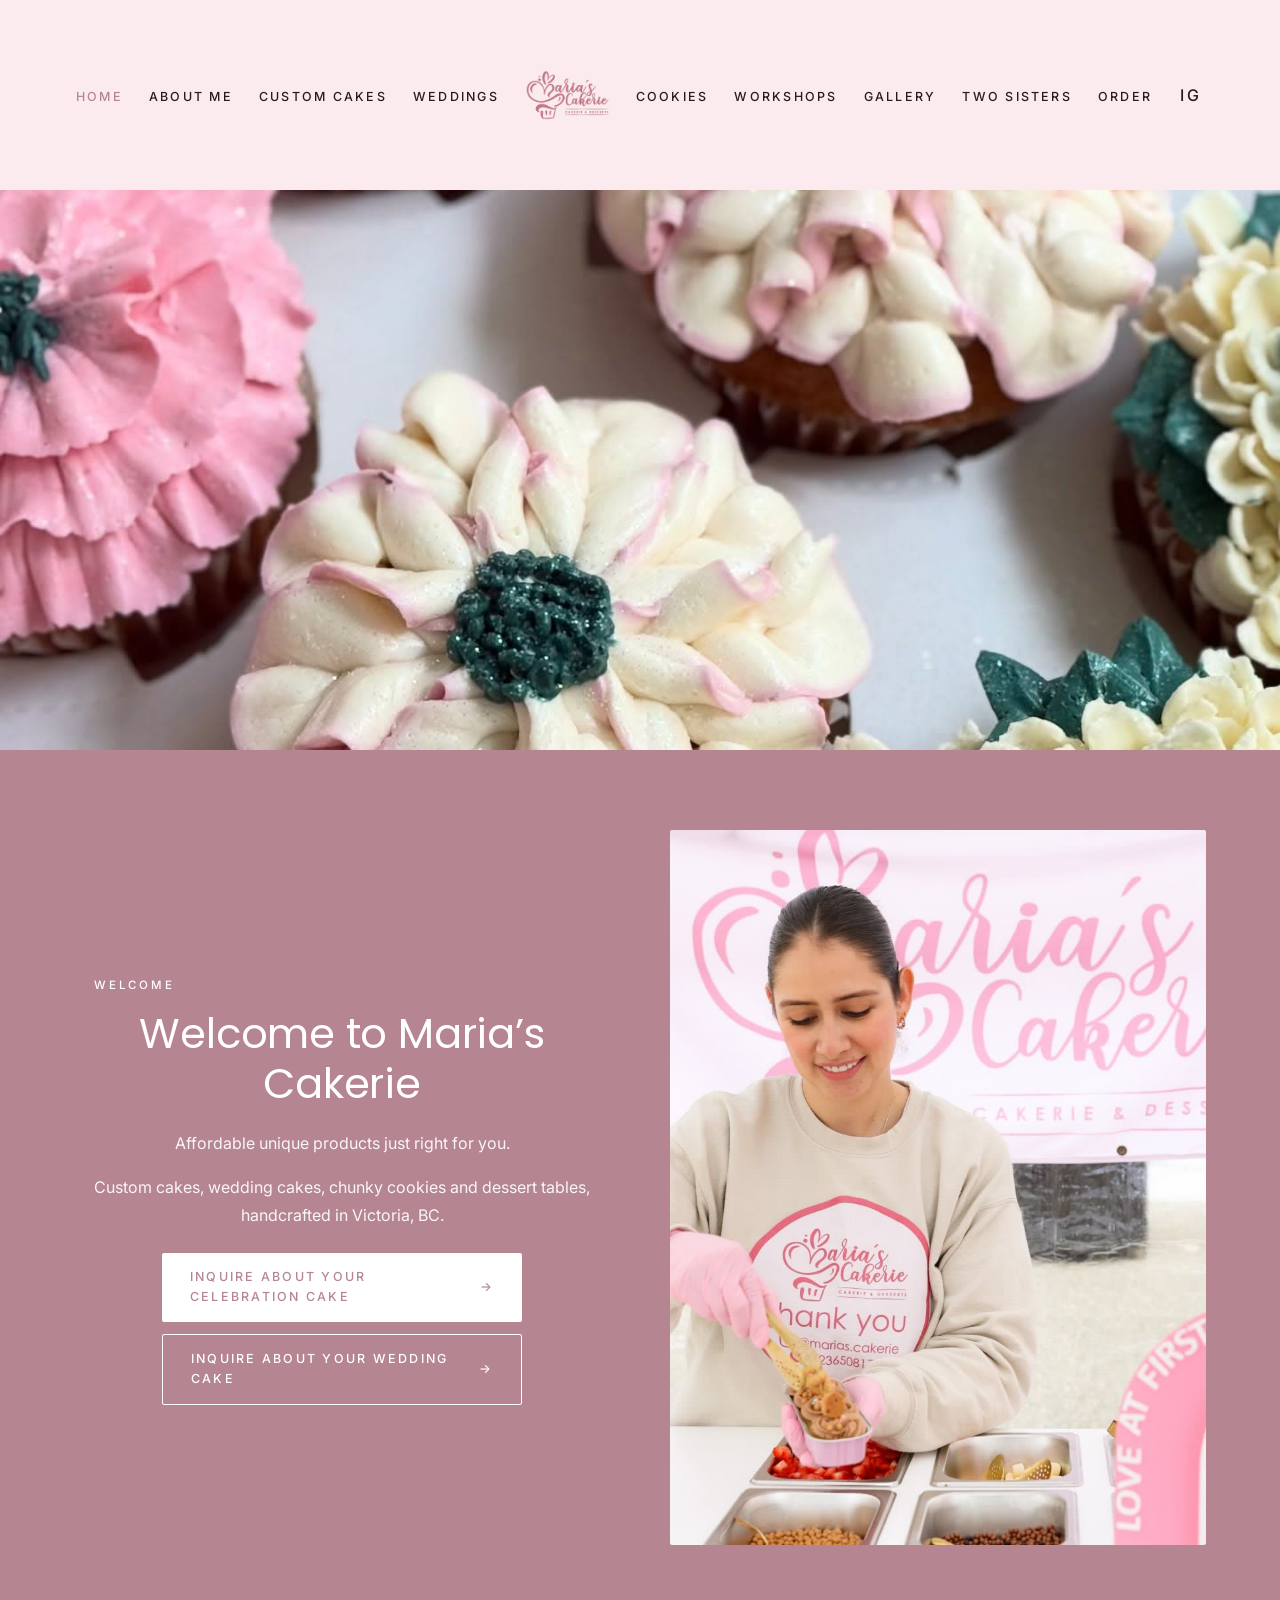
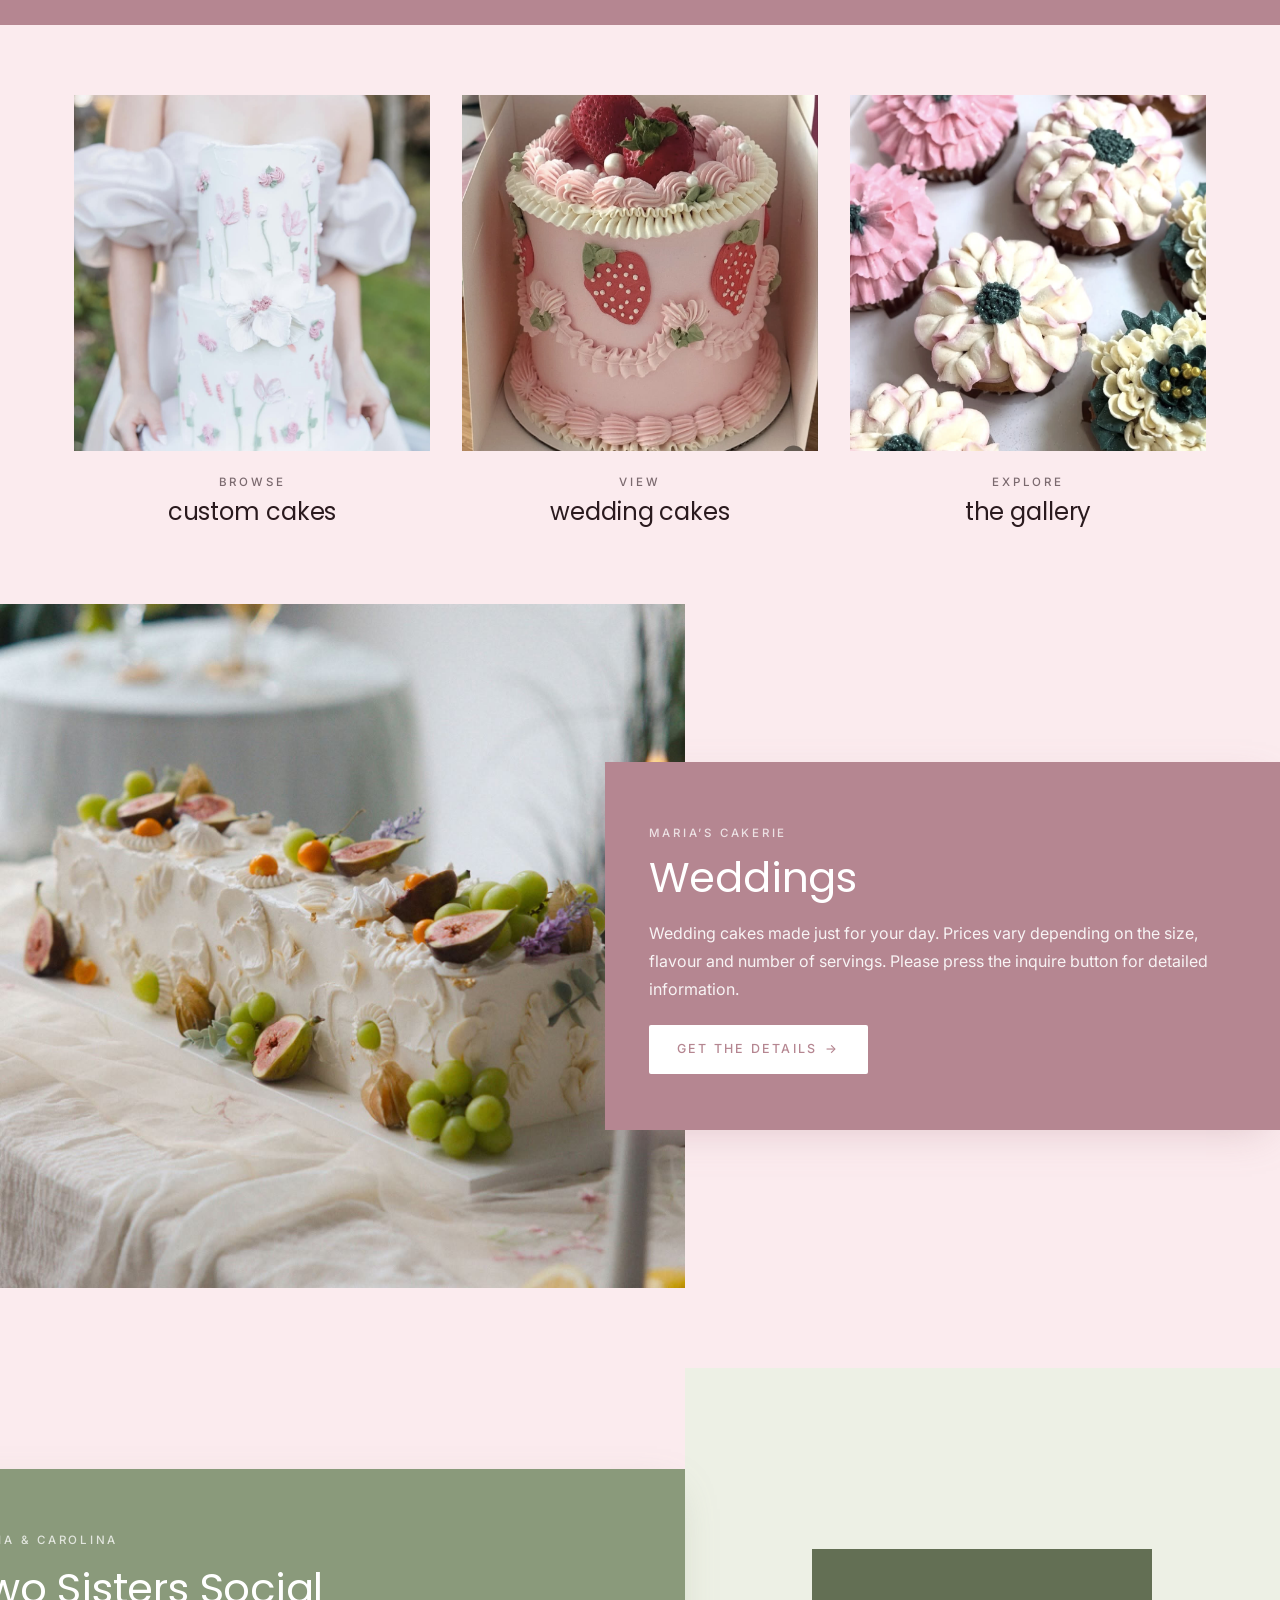
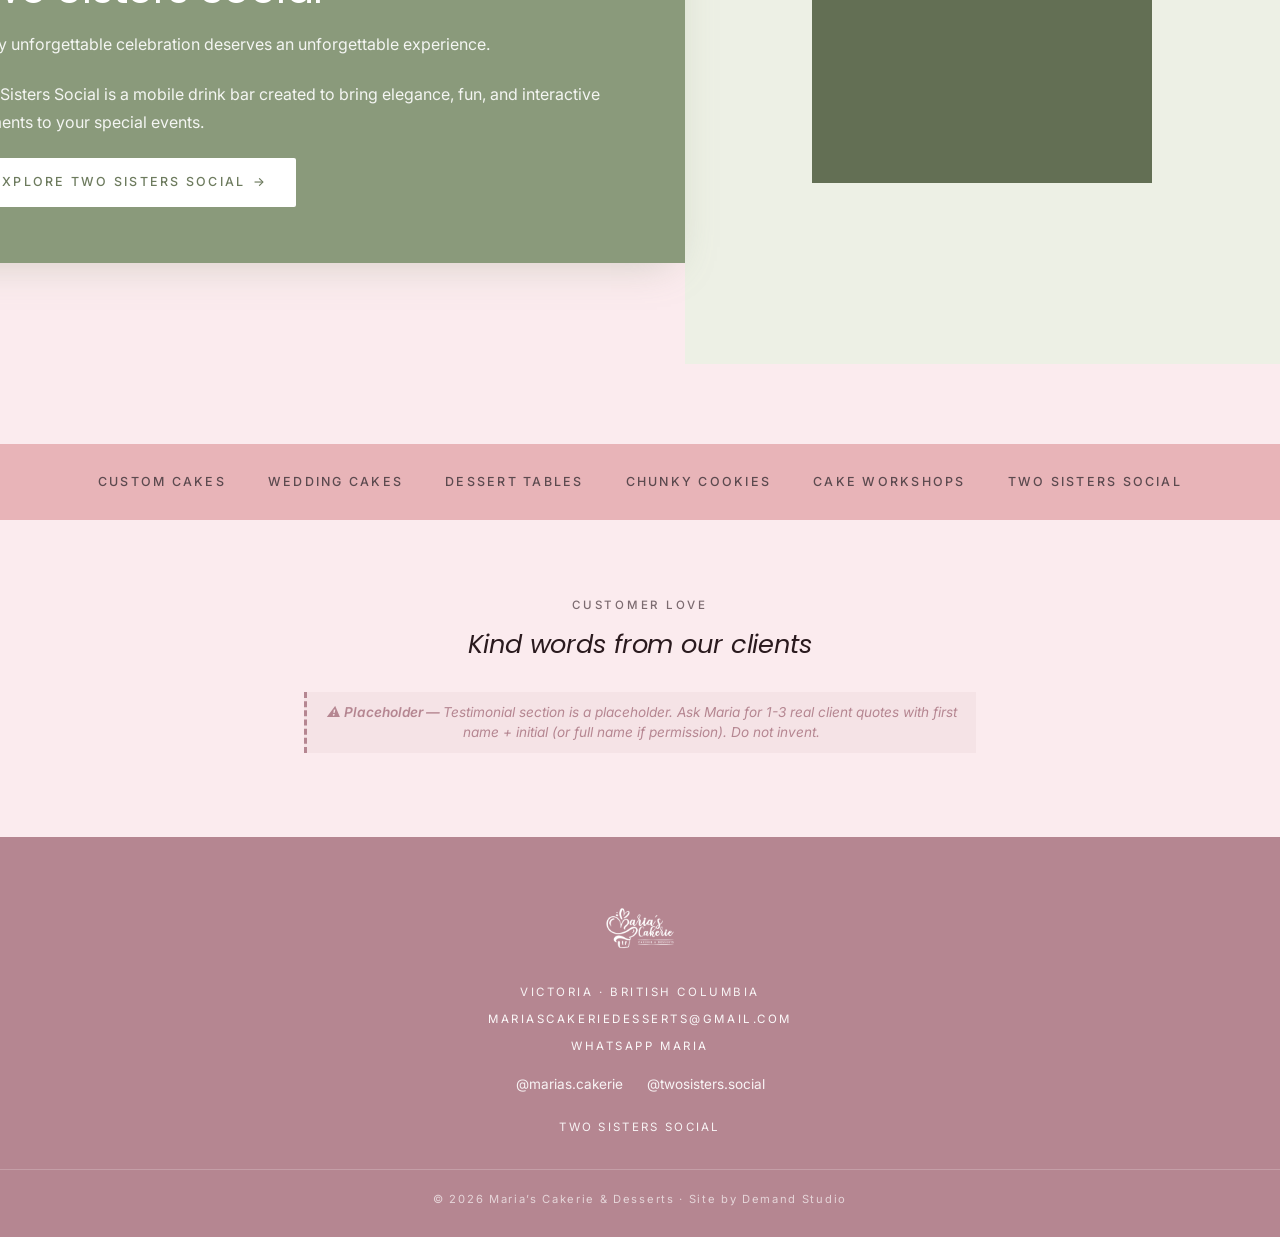
<file: index.html>
<!doctype html>
<html lang="en">
<head>
<meta charset="UTF-8">
<meta name="viewport" content="width=device-width, initial-scale=1.0">
<title>Custom Cakes in Victoria BC | Maria's Cakerie & Desserts</title>
<meta name="description" content="Custom cakes, wedding cakes, chunky cookies, dessert tables and cake workshops in Victoria, BC. Handcrafted by Maria. Order direct.">
<meta name="robots" content="noindex, nofollow">
<link rel="preconnect" href="https://fonts.googleapis.com">
<link rel="preconnect" href="https://fonts.gstatic.com" crossorigin>
<link href="https://fonts.googleapis.com/css2?family=Inter:wght@400;500;600&family=Poppins:wght@300;400;500&display=swap" rel="stylesheet">
<link rel="stylesheet" href="styles.css">
<link rel="icon" type="image/png" href="assets/marys-logo-rose.png">
</head>
<body><header>
<div class="wrap hdr">
<nav class="nav-left">
<ul>
<li><a href="index.html" class="active">Home</a></li>
<li><a href="about.html">About Me</a></li>
<li><a href="custom-cakes.html">Custom Cakes</a></li>
<li><a href="wedding-cakes.html">Weddings</a></li>
</ul>
</nav>
<a href="index.html" class="brand">
<img src="assets/marys-logo-rose.png" alt="Maria&rsquo;s Cakerie &amp; Desserts">
</a>
<button class="nav-toggle" aria-label="Menu" onclick="document.querySelectorAll('nav.nav-left, nav.nav-right').forEach(n=>n.classList.toggle('mobile-open'))">&#9776;</button>
<nav class="nav-right">
<ul>
<li><a href="chunky-cookies.html">Cookies</a></li>
<li><a href="workshops.html">Workshops</a></li>
<li><a href="gallery.html">Gallery</a></li>
<li><a href="two-sisters.html">Two Sisters</a></li>
<li><a href="contact.html">Order</a></li>
<li><a href="https://www.instagram.com/marias.cakerie" target="_blank" rel="noopener" class="social">IG</a></li>
</ul>
</nav>
</div>
</header>
<div class="hero-image" style="background-image:url('assets/photos/cake11.jpg')"></div>

<div class="rose-block">
<div class="wrap">
<div class="col-copy">
<span class="eyebrow">Welcome</span>
<h2>Welcome to Maria&rsquo;s Cakerie</h2>
<p>Affordable unique products just right for you.</p>
<p>Custom cakes, wedding cakes, chunky cookies and dessert tables, handcrafted in Victoria, BC.</p>
<div class="btn-stack">
<a href="contact.html" class="btn">Inquire about your celebration cake</a>
<a href="wedding-cakes.html" class="btn btn-outline">Inquire about your wedding cake</a>
</div>
</div>
<div class="rose-block-photo">
<img src="assets/photos/cake16.jpg" alt="Maria">
</div>
</div>
</div>

<div class="cat-strip">
<div class="wrap">
<div class="cat-grid">
<a href="custom-cakes.html" class="cat-item">
<div class="cat-photo"><img src="assets/photos/img_1232.jpg" alt="Custom cakes"></div>
<span class="eyebrow">Browse</span>
<h3>custom cakes</h3>
</a>
<a href="wedding-cakes.html" class="cat-item">
<div class="cat-photo"><img src="assets/photos/img_1234.jpg" alt="Wedding cakes"></div>
<span class="eyebrow">View</span>
<h3>wedding cakes</h3>
</a>
<a href="gallery.html" class="cat-item">
<div class="cat-photo"><img src="assets/photos/img_1235.jpg" alt="Gallery"></div>
<span class="eyebrow">Explore</span>
<h3>the gallery</h3>
</a>
</div>
</div>
</div>

<div class="feature-split">
<div class="fs-inner">
<div class="fs-photo"><img src="assets/photos/cake10.jpg" alt="Wedding cake"></div>
<div class="fs-card">
<span class="eyebrow">Maria&rsquo;s Cakerie</span>
<h2>Weddings</h2>
<p>Wedding cakes made just for your day. Prices vary depending on the size, flavour and number of servings. Please press the inquire button for detailed information.</p>
<a href="wedding-cakes.html" class="btn">Get the details</a>
</div>
</div>
</div>

<div class="ts-teaser">
<div class="fs-inner">
<div class="fs-card">
<span class="eyebrow">Maria &amp; Carolina</span>
<h2>Two Sisters Social</h2>
<p>Every unforgettable celebration deserves an unforgettable experience.</p>
<p>Two Sisters Social is a mobile drink bar created to bring elegance, fun, and interactive moments to your special events.</p>
<a href="two-sisters.html" class="btn">Explore Two Sisters Social</a>
</div>
<div class="fs-photo"><img src="assets/photos/img_1236.jpg" alt="Two Sisters Social mobile bar"></div>
</div>
</div>

<div class="badges">
<div class="wrap">
<ul>
<li>Custom Cakes</li>
<li>Wedding Cakes</li>
<li>Dessert Tables</li>
<li>Chunky Cookies</li>
<li>Cake Workshops</li>
<li>Two Sisters Social</li>
</ul>
</div>
</div>

<div class="testimonial">
<div class="narrow">
<span class="eyebrow">Customer love</span>
<h2>Kind words from our clients</h2>
<div class="todo">Testimonial section is a placeholder. Ask Maria for 1-3 real client quotes with first name + initial (or full name if permission). Do not invent.</div>
</div>
</div>
<footer>
<div class="footer-brand">
<img src="assets/marys-logo-rose.png" alt="Maria&rsquo;s Cakerie">
</div>
<div class="footer-info">Victoria &middot; British Columbia</div>
<div class="footer-info"><a href="mailto:mariascakeriedesserts@gmail.com">mariascakeriedesserts@gmail.com</a></div>
<div class="footer-info"><a href="https://wa.me/message/IQIPNK3446MJO1" target="_blank" rel="noopener">WhatsApp Maria</a></div>
<div class="footer-social">
<a href="https://www.instagram.com/marias.cakerie" target="_blank" rel="noopener">@marias.cakerie</a>
<a href="https://www.instagram.com/twosisters.social/" target="_blank" rel="noopener">@twosisters.social</a>
</div>
<div class="footer-links">
<a href="two-sisters.html">Two Sisters Social</a>
</div>
<div class="copyright">
&copy; 2026 Maria&rsquo;s Cakerie &amp; Desserts &middot; Site by Demand Studio
</div>
</footer>
<script>
document.addEventListener('submit', function(e){
  if (e.target.matches('.contact-form')) {
    e.preventDefault();
    e.target.querySelector('.success').classList.add('show');
    e.target.querySelector('.btn').textContent = 'Sent!';
    e.target.querySelector('.btn').disabled = true;
  }
});
</script>
</body>
</html>
</file>
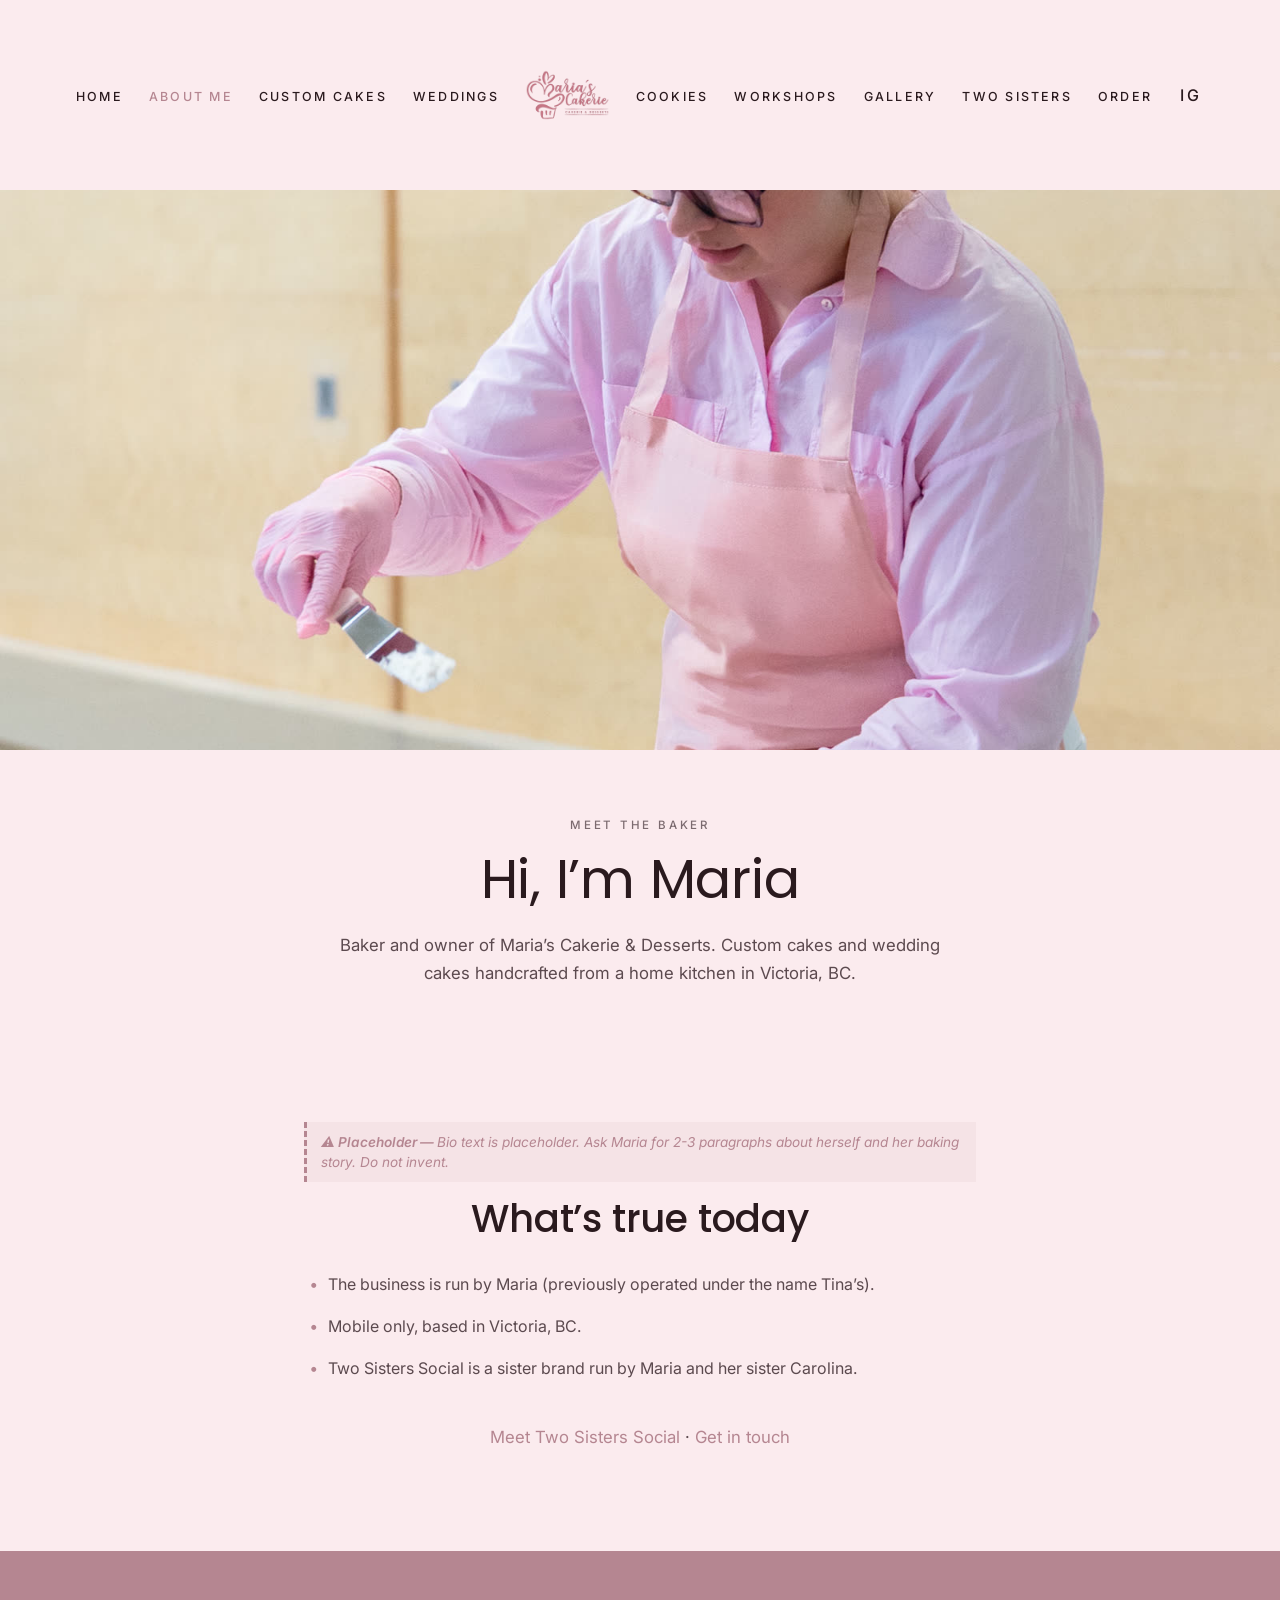
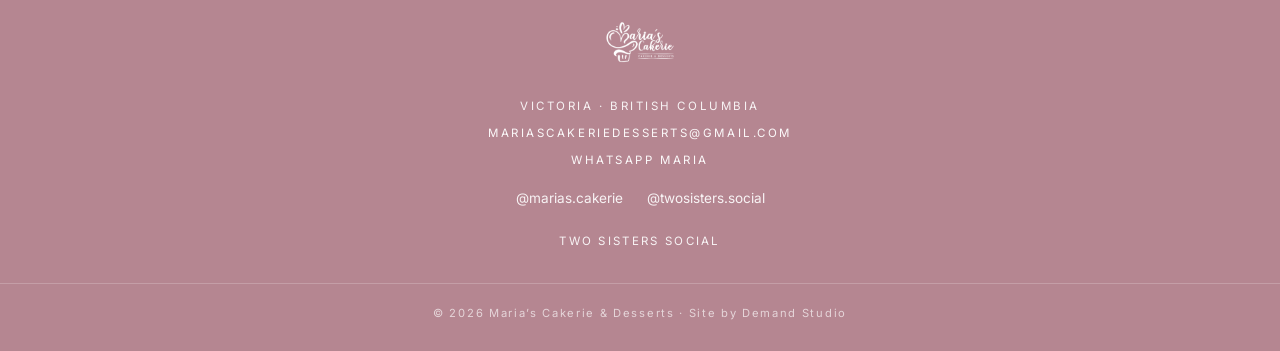
<file: about.html>
<!doctype html>
<html lang="en">
<head>
<meta charset="UTF-8">
<meta name="viewport" content="width=device-width, initial-scale=1.0">
<title>About Maria | Victoria BC Cake Artist | Maria's Cakerie</title>
<meta name="description" content="Meet Maria, the baker behind Maria's Cakerie & Desserts in Victoria, BC. Custom cakes and wedding cakes handcrafted from scratch.">
<meta name="robots" content="noindex, nofollow">
<link rel="preconnect" href="https://fonts.googleapis.com">
<link rel="preconnect" href="https://fonts.gstatic.com" crossorigin>
<link href="https://fonts.googleapis.com/css2?family=Inter:wght@400;500;600&family=Poppins:wght@300;400;500&display=swap" rel="stylesheet">
<link rel="stylesheet" href="styles.css">
<link rel="icon" type="image/png" href="assets/marys-logo-rose.png">
</head>
<body><header>
<div class="wrap hdr">
<nav class="nav-left">
<ul>
<li><a href="index.html">Home</a></li>
<li><a href="about.html" class="active">About Me</a></li>
<li><a href="custom-cakes.html">Custom Cakes</a></li>
<li><a href="wedding-cakes.html">Weddings</a></li>
</ul>
</nav>
<a href="index.html" class="brand">
<img src="assets/marys-logo-rose.png" alt="Maria&rsquo;s Cakerie &amp; Desserts">
</a>
<button class="nav-toggle" aria-label="Menu" onclick="document.querySelectorAll('nav.nav-left, nav.nav-right').forEach(n=>n.classList.toggle('mobile-open'))">&#9776;</button>
<nav class="nav-right">
<ul>
<li><a href="chunky-cookies.html">Cookies</a></li>
<li><a href="workshops.html">Workshops</a></li>
<li><a href="gallery.html">Gallery</a></li>
<li><a href="two-sisters.html">Two Sisters</a></li>
<li><a href="contact.html">Order</a></li>
<li><a href="https://www.instagram.com/marias.cakerie" target="_blank" rel="noopener" class="social">IG</a></li>
</ul>
</nav>
</div>
</header>
<div class="hero-image" style="background-image:url('assets/photos/dsc7116.shrunk.jpg')"></div>

<div class="hero-text">
<div class="narrow">
<span class="eyebrow">Meet the baker</span>
<h1>Hi, I&rsquo;m Maria</h1>
<p class="lede">Baker and owner of Maria&rsquo;s Cakerie &amp; Desserts. Custom cakes and wedding cakes handcrafted from a home kitchen in Victoria, BC.</p>
</div>
</div>

<section class="text">
<div class="narrow">
<div class="todo">Bio text is placeholder. Ask Maria for 2-3 paragraphs about herself and her baking story. Do not invent.</div>
<h2 style="text-align:center;margin-bottom:20px">What&rsquo;s true today</h2>
<ul>
<li>The business is run by Maria (previously operated under the name Tina&rsquo;s).</li>
<li>Mobile only, based in Victoria, BC.</li>
<li>Two Sisters Social is a sister brand run by Maria and her sister Carolina.</li>
</ul>
<p style="text-align:center;margin-top:32px"><a href="two-sisters.html">Meet Two Sisters Social</a> &middot; <a href="contact.html">Get in touch</a></p>
</div>
</section>
<footer>
<div class="footer-brand">
<img src="assets/marys-logo-rose.png" alt="Maria&rsquo;s Cakerie">
</div>
<div class="footer-info">Victoria &middot; British Columbia</div>
<div class="footer-info"><a href="mailto:mariascakeriedesserts@gmail.com">mariascakeriedesserts@gmail.com</a></div>
<div class="footer-info"><a href="https://wa.me/message/IQIPNK3446MJO1" target="_blank" rel="noopener">WhatsApp Maria</a></div>
<div class="footer-social">
<a href="https://www.instagram.com/marias.cakerie" target="_blank" rel="noopener">@marias.cakerie</a>
<a href="https://www.instagram.com/twosisters.social/" target="_blank" rel="noopener">@twosisters.social</a>
</div>
<div class="footer-links">
<a href="two-sisters.html">Two Sisters Social</a>
</div>
<div class="copyright">
&copy; 2026 Maria&rsquo;s Cakerie &amp; Desserts &middot; Site by Demand Studio
</div>
</footer>
<script>
document.addEventListener('submit', function(e){
  if (e.target.matches('.contact-form')) {
    e.preventDefault();
    e.target.querySelector('.success').classList.add('show');
    e.target.querySelector('.btn').textContent = 'Sent!';
    e.target.querySelector('.btn').disabled = true;
  }
});
</script>
</body>
</html>
</file>
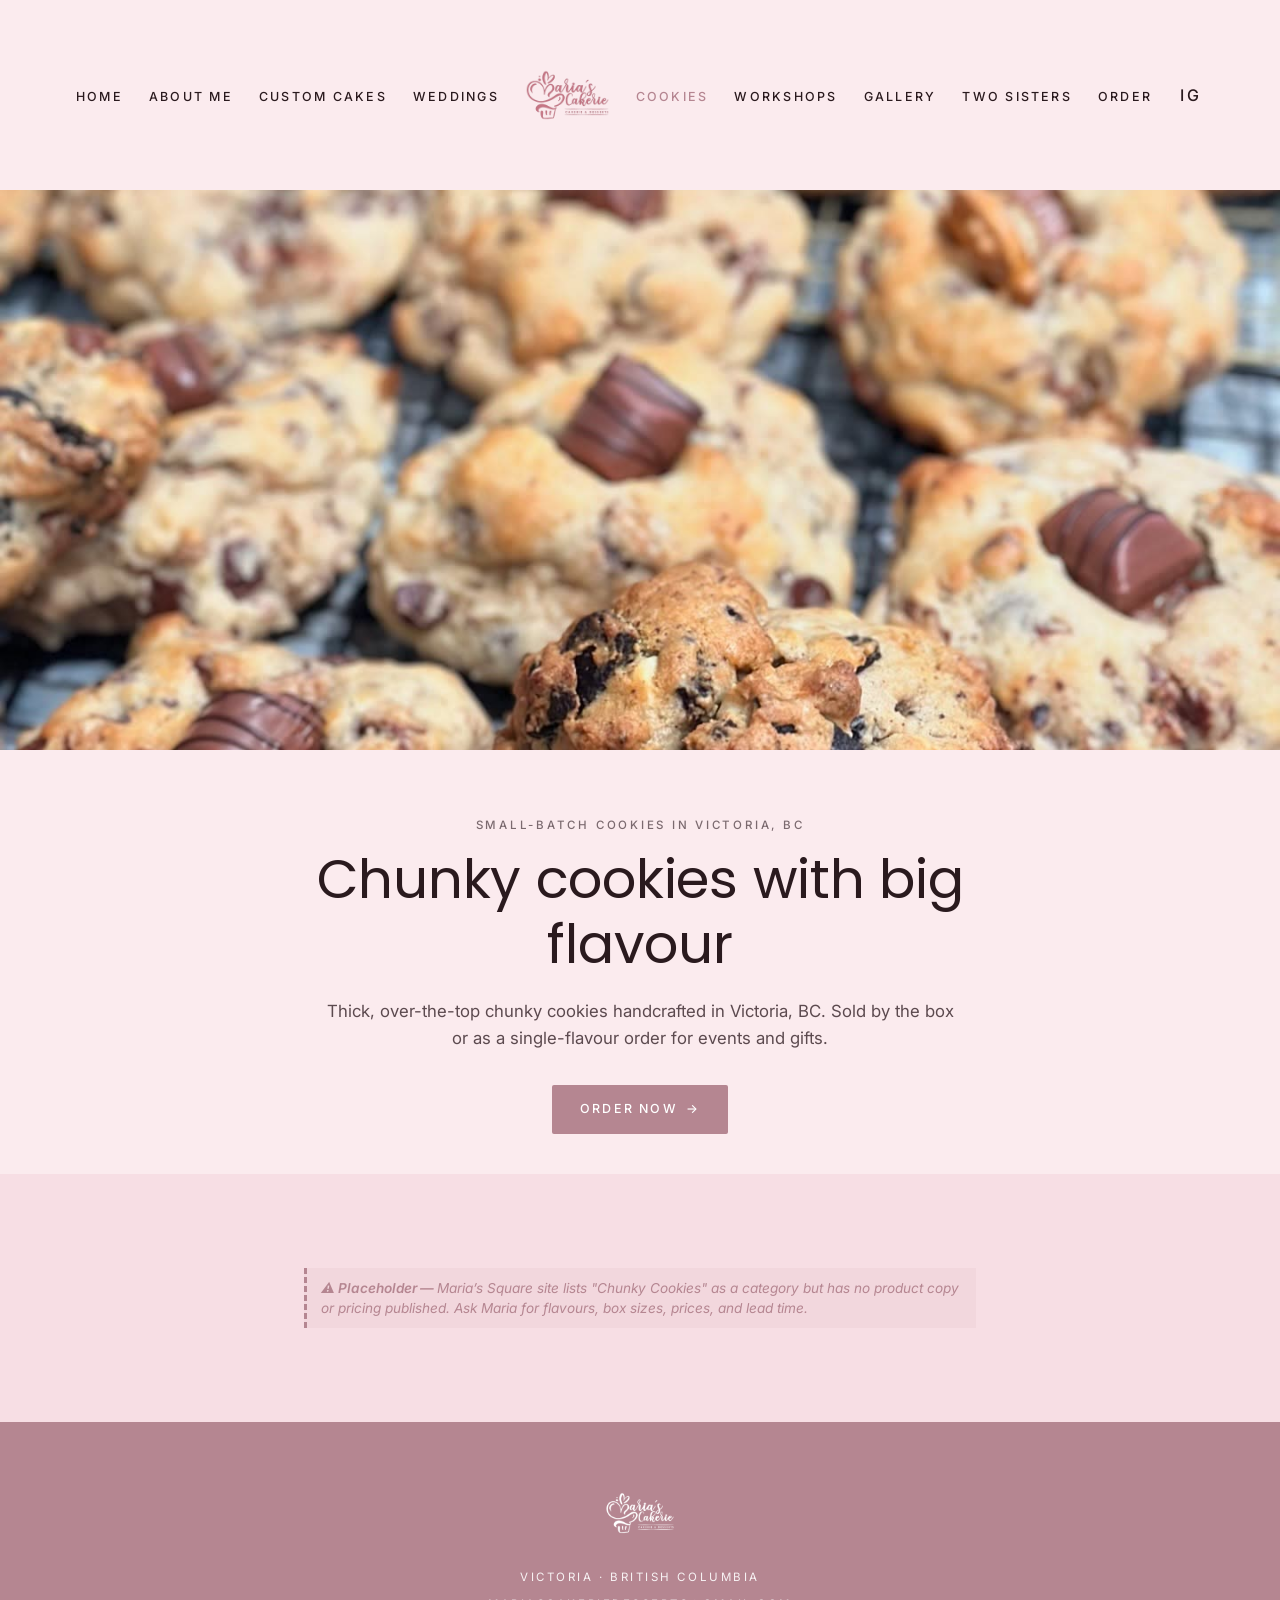
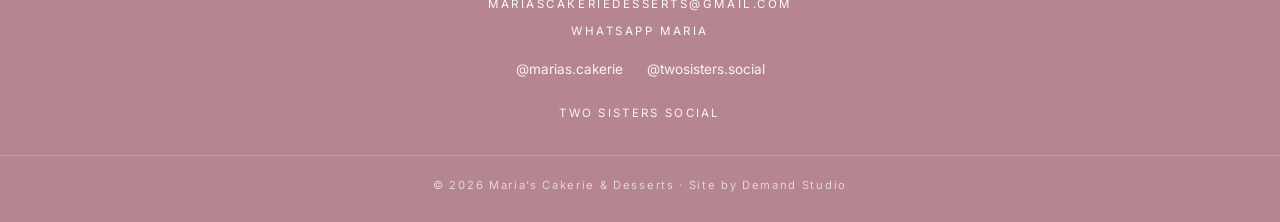
<file: chunky-cookies.html>
<!doctype html>
<html lang="en">
<head>
<meta charset="UTF-8">
<meta name="viewport" content="width=device-width, initial-scale=1.0">
<title>Chunky Cookies in Victoria BC | Small-Batch Cookies | Maria's Cakerie</title>
<meta name="description" content="Small-batch chunky cookies handcrafted in Victoria, BC. Order boxes for events, gifts or a Sunday treat.">
<meta name="robots" content="noindex, nofollow">
<link rel="preconnect" href="https://fonts.googleapis.com">
<link rel="preconnect" href="https://fonts.gstatic.com" crossorigin>
<link href="https://fonts.googleapis.com/css2?family=Inter:wght@400;500;600&family=Poppins:wght@300;400;500&display=swap" rel="stylesheet">
<link rel="stylesheet" href="styles.css">
<link rel="icon" type="image/png" href="assets/marys-logo-rose.png">
</head>
<body><header>
<div class="wrap hdr">
<nav class="nav-left">
<ul>
<li><a href="index.html">Home</a></li>
<li><a href="about.html">About Me</a></li>
<li><a href="custom-cakes.html">Custom Cakes</a></li>
<li><a href="wedding-cakes.html">Weddings</a></li>
</ul>
</nav>
<a href="index.html" class="brand">
<img src="assets/marys-logo-rose.png" alt="Maria&rsquo;s Cakerie &amp; Desserts">
</a>
<button class="nav-toggle" aria-label="Menu" onclick="document.querySelectorAll('nav.nav-left, nav.nav-right').forEach(n=>n.classList.toggle('mobile-open'))">&#9776;</button>
<nav class="nav-right">
<ul>
<li><a href="chunky-cookies.html" class="active">Cookies</a></li>
<li><a href="workshops.html">Workshops</a></li>
<li><a href="gallery.html">Gallery</a></li>
<li><a href="two-sisters.html">Two Sisters</a></li>
<li><a href="contact.html">Order</a></li>
<li><a href="https://www.instagram.com/marias.cakerie" target="_blank" rel="noopener" class="social">IG</a></li>
</ul>
</nav>
</div>
</header>
<div class="hero-image" style="background-image:url('assets/photos/cake01.jpg')"></div>

<div class="hero-text">
<div class="narrow">
<span class="eyebrow">Small-Batch Cookies in Victoria, BC</span>
<h1>Chunky cookies with big flavour</h1>
<p class="lede">Thick, over-the-top chunky cookies handcrafted in Victoria, BC. Sold by the box or as a single-flavour order for events and gifts.</p>
<div class="btn-row">
<a href="https://wa.me/message/IQIPNK3446MJO1" target="_blank" rel="noopener" class="btn">Order now</a>
</div>
</div>
</div>

<section class="text tint">
<div class="narrow">
<div class="todo">Maria&rsquo;s Square site lists "Chunky Cookies" as a category but has no product copy or pricing published. Ask Maria for flavours, box sizes, prices, and lead time.</div>
</div>
</section>
<footer>
<div class="footer-brand">
<img src="assets/marys-logo-rose.png" alt="Maria&rsquo;s Cakerie">
</div>
<div class="footer-info">Victoria &middot; British Columbia</div>
<div class="footer-info"><a href="mailto:mariascakeriedesserts@gmail.com">mariascakeriedesserts@gmail.com</a></div>
<div class="footer-info"><a href="https://wa.me/message/IQIPNK3446MJO1" target="_blank" rel="noopener">WhatsApp Maria</a></div>
<div class="footer-social">
<a href="https://www.instagram.com/marias.cakerie" target="_blank" rel="noopener">@marias.cakerie</a>
<a href="https://www.instagram.com/twosisters.social/" target="_blank" rel="noopener">@twosisters.social</a>
</div>
<div class="footer-links">
<a href="two-sisters.html">Two Sisters Social</a>
</div>
<div class="copyright">
&copy; 2026 Maria&rsquo;s Cakerie &amp; Desserts &middot; Site by Demand Studio
</div>
</footer>
<script>
document.addEventListener('submit', function(e){
  if (e.target.matches('.contact-form')) {
    e.preventDefault();
    e.target.querySelector('.success').classList.add('show');
    e.target.querySelector('.btn').textContent = 'Sent!';
    e.target.querySelector('.btn').disabled = true;
  }
});
</script>
</body>
</html>
</file>
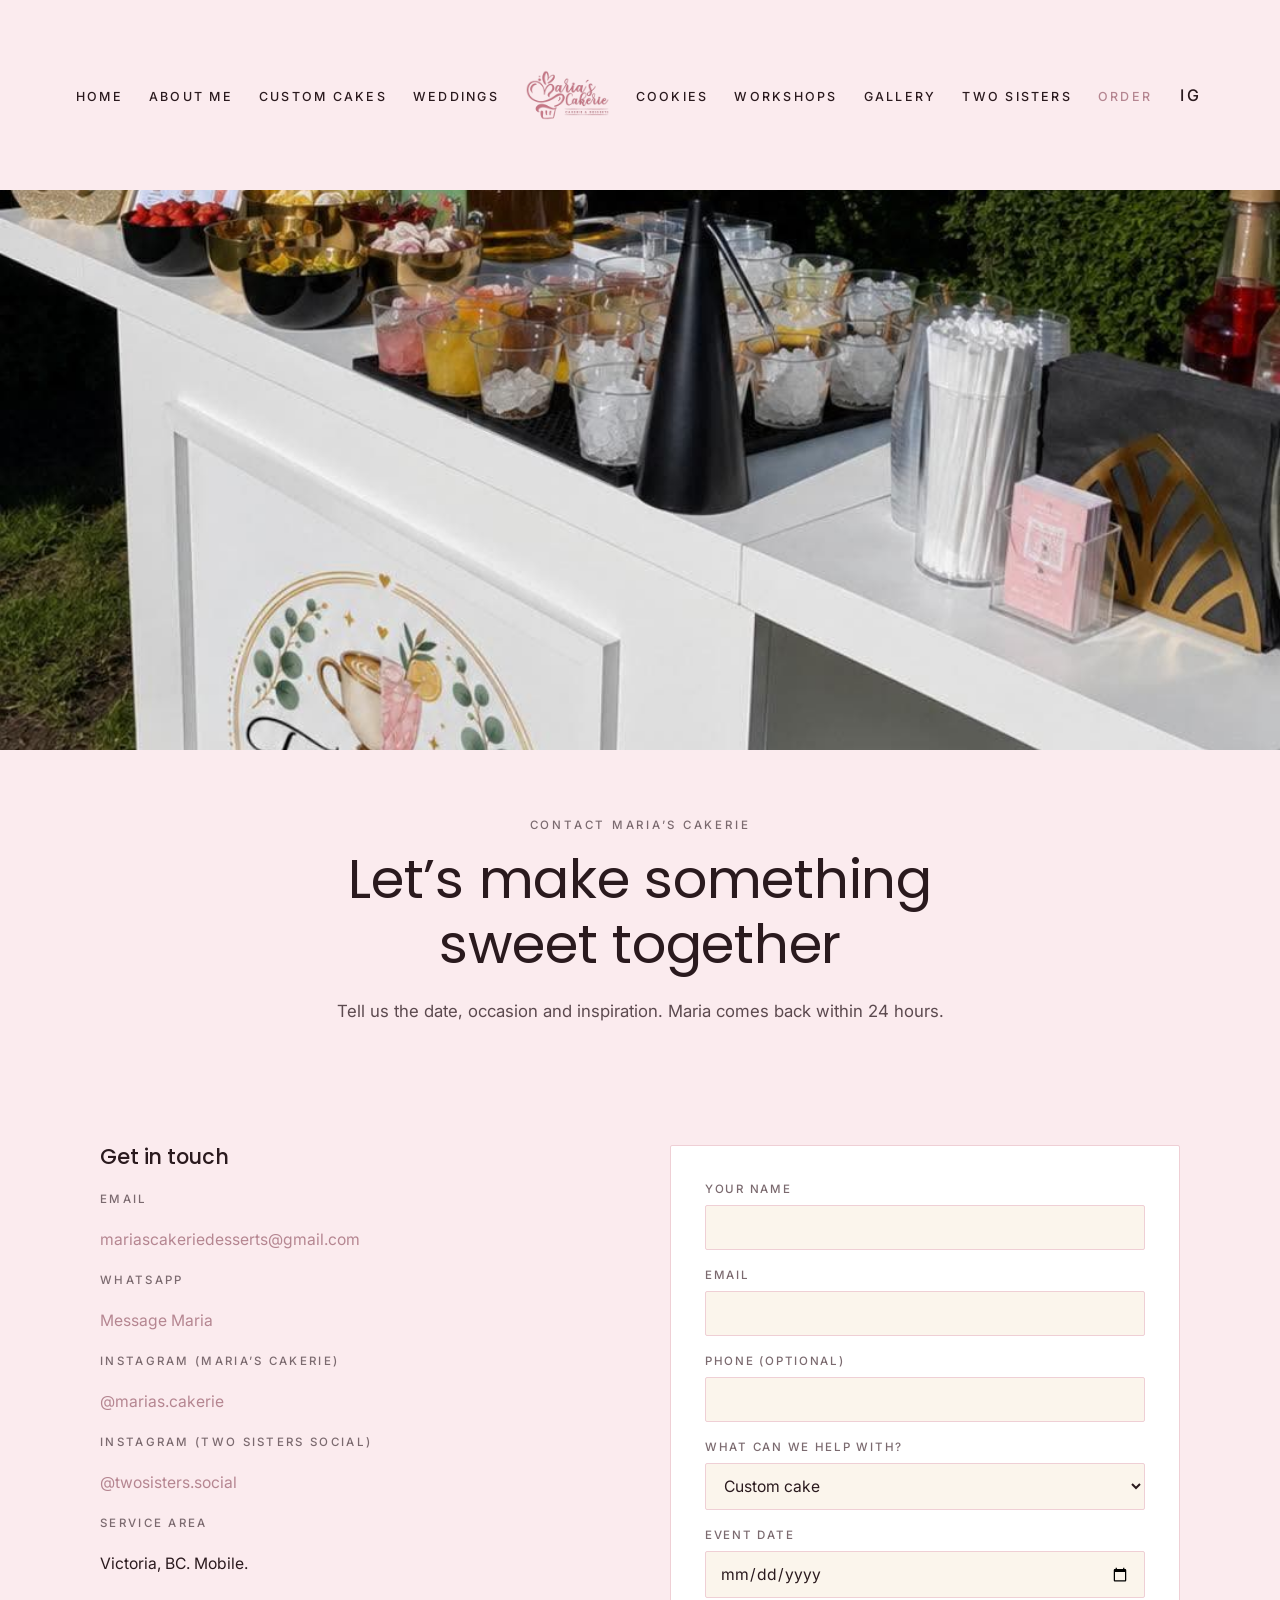
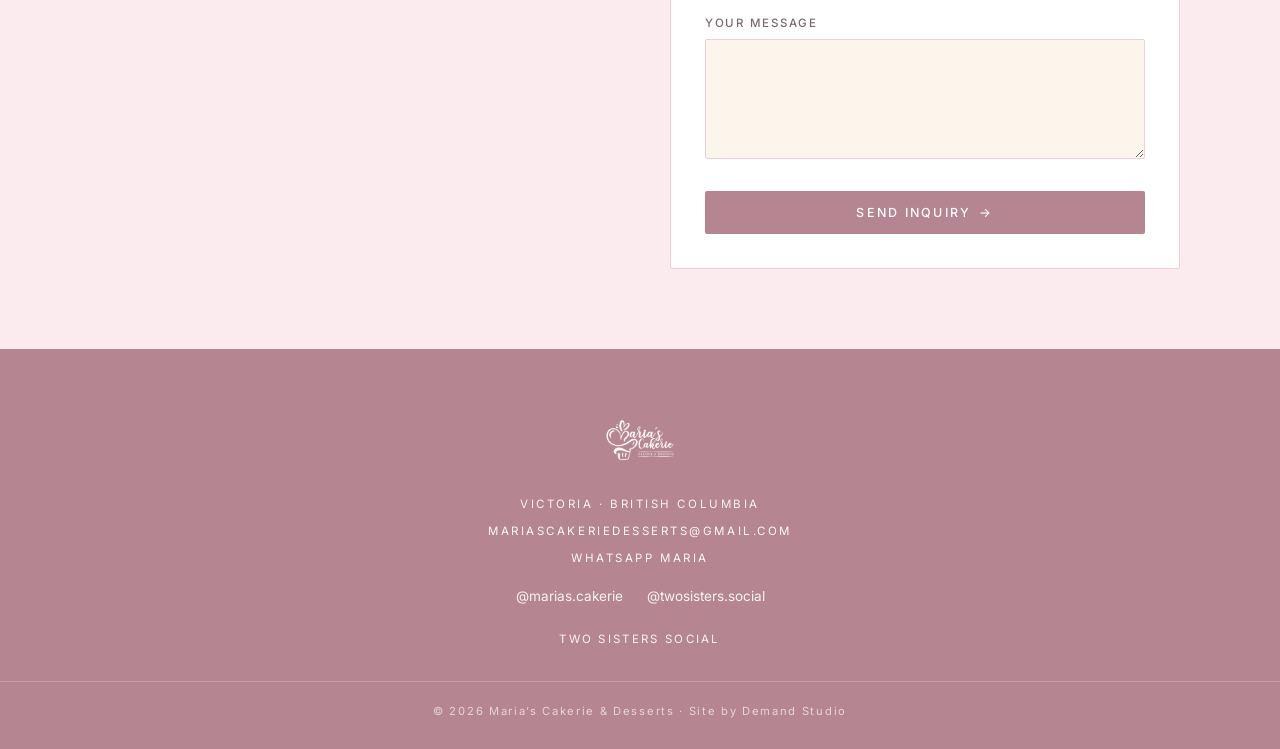
<file: contact.html>
<!doctype html>
<html lang="en">
<head>
<meta charset="UTF-8">
<meta name="viewport" content="width=device-width, initial-scale=1.0">
<title>Contact & Inquire | Victoria BC Custom Cakes | Maria's Cakerie</title>
<meta name="description" content="Inquire about a custom cake, wedding cake, dessert table or Two Sisters Social drink bar. WhatsApp, email or the form. Victoria, BC.">
<meta name="robots" content="noindex, nofollow">
<link rel="preconnect" href="https://fonts.googleapis.com">
<link rel="preconnect" href="https://fonts.gstatic.com" crossorigin>
<link href="https://fonts.googleapis.com/css2?family=Inter:wght@400;500;600&family=Poppins:wght@300;400;500&display=swap" rel="stylesheet">
<link rel="stylesheet" href="styles.css">
<link rel="icon" type="image/png" href="assets/marys-logo-rose.png">
</head>
<body><header>
<div class="wrap hdr">
<nav class="nav-left">
<ul>
<li><a href="index.html">Home</a></li>
<li><a href="about.html">About Me</a></li>
<li><a href="custom-cakes.html">Custom Cakes</a></li>
<li><a href="wedding-cakes.html">Weddings</a></li>
</ul>
</nav>
<a href="index.html" class="brand">
<img src="assets/marys-logo-rose.png" alt="Maria&rsquo;s Cakerie &amp; Desserts">
</a>
<button class="nav-toggle" aria-label="Menu" onclick="document.querySelectorAll('nav.nav-left, nav.nav-right').forEach(n=>n.classList.toggle('mobile-open'))">&#9776;</button>
<nav class="nav-right">
<ul>
<li><a href="chunky-cookies.html">Cookies</a></li>
<li><a href="workshops.html">Workshops</a></li>
<li><a href="gallery.html">Gallery</a></li>
<li><a href="two-sisters.html">Two Sisters</a></li>
<li><a href="contact.html" class="active">Order</a></li>
<li><a href="https://www.instagram.com/marias.cakerie" target="_blank" rel="noopener" class="social">IG</a></li>
</ul>
</nav>
</div>
</header>
<div class="hero-image" style="background-image:url('assets/photos/cake22.jpg')"></div>

<div class="hero-text">
<div class="narrow">
<span class="eyebrow">Contact Maria&rsquo;s Cakerie</span>
<h1>Let&rsquo;s make something sweet together</h1>
<p class="lede">Tell us the date, occasion and inspiration. Maria comes back within 24 hours.</p>
</div>
</div>

<div class="contact-section">
<div class="contact-grid">
<div class="contact-info">
<h3>Get in touch</h3>
<dl>
<dt>Email</dt>
<dd><a href="mailto:mariascakeriedesserts@gmail.com">mariascakeriedesserts@gmail.com</a></dd>
<dt>WhatsApp</dt>
<dd><a href="https://wa.me/message/IQIPNK3446MJO1" target="_blank" rel="noopener">Message Maria</a></dd>
<dt>Instagram (Maria&rsquo;s Cakerie)</dt>
<dd><a href="https://www.instagram.com/marias.cakerie" target="_blank" rel="noopener">@marias.cakerie</a></dd>
<dt>Instagram (Two Sisters Social)</dt>
<dd><a href="https://www.instagram.com/twosisters.social/" target="_blank" rel="noopener">@twosisters.social</a></dd>
<dt>Service area</dt>
<dd>Victoria, BC. Mobile.</dd>
</dl>
</div>

<form class="contact-form">
<label><span>Your name</span><input type="text" name="name" required></label>
<label><span>Email</span><input type="email" name="email" required></label>
<label><span>Phone (optional)</span><input type="tel" name="phone"></label>
<label><span>What can we help with?</span>
<select name="service">
<option>Custom cake</option>
<option>Wedding cake</option>
<option>Chunky cookies</option>
<option>Cake workshop</option>
<option>Two Sisters Social drink bar</option>
<option>Cake and drinks</option>
<option>Something else</option>
</select>
</label>
<label><span>Event date</span><input type="date" name="date"></label>
<label><span>Your message</span><textarea name="notes"></textarea></label>
<button type="submit" class="btn">Send inquiry</button>
<div class="success">Thanks. Maria will be in touch.</div>
</form>
</div>
</div>
<footer>
<div class="footer-brand">
<img src="assets/marys-logo-rose.png" alt="Maria&rsquo;s Cakerie">
</div>
<div class="footer-info">Victoria &middot; British Columbia</div>
<div class="footer-info"><a href="mailto:mariascakeriedesserts@gmail.com">mariascakeriedesserts@gmail.com</a></div>
<div class="footer-info"><a href="https://wa.me/message/IQIPNK3446MJO1" target="_blank" rel="noopener">WhatsApp Maria</a></div>
<div class="footer-social">
<a href="https://www.instagram.com/marias.cakerie" target="_blank" rel="noopener">@marias.cakerie</a>
<a href="https://www.instagram.com/twosisters.social/" target="_blank" rel="noopener">@twosisters.social</a>
</div>
<div class="footer-links">
<a href="two-sisters.html">Two Sisters Social</a>
</div>
<div class="copyright">
&copy; 2026 Maria&rsquo;s Cakerie &amp; Desserts &middot; Site by Demand Studio
</div>
</footer>
<script>
document.addEventListener('submit', function(e){
  if (e.target.matches('.contact-form')) {
    e.preventDefault();
    e.target.querySelector('.success').classList.add('show');
    e.target.querySelector('.btn').textContent = 'Sent!';
    e.target.querySelector('.btn').disabled = true;
  }
});
</script>
</body>
</html>
</file>
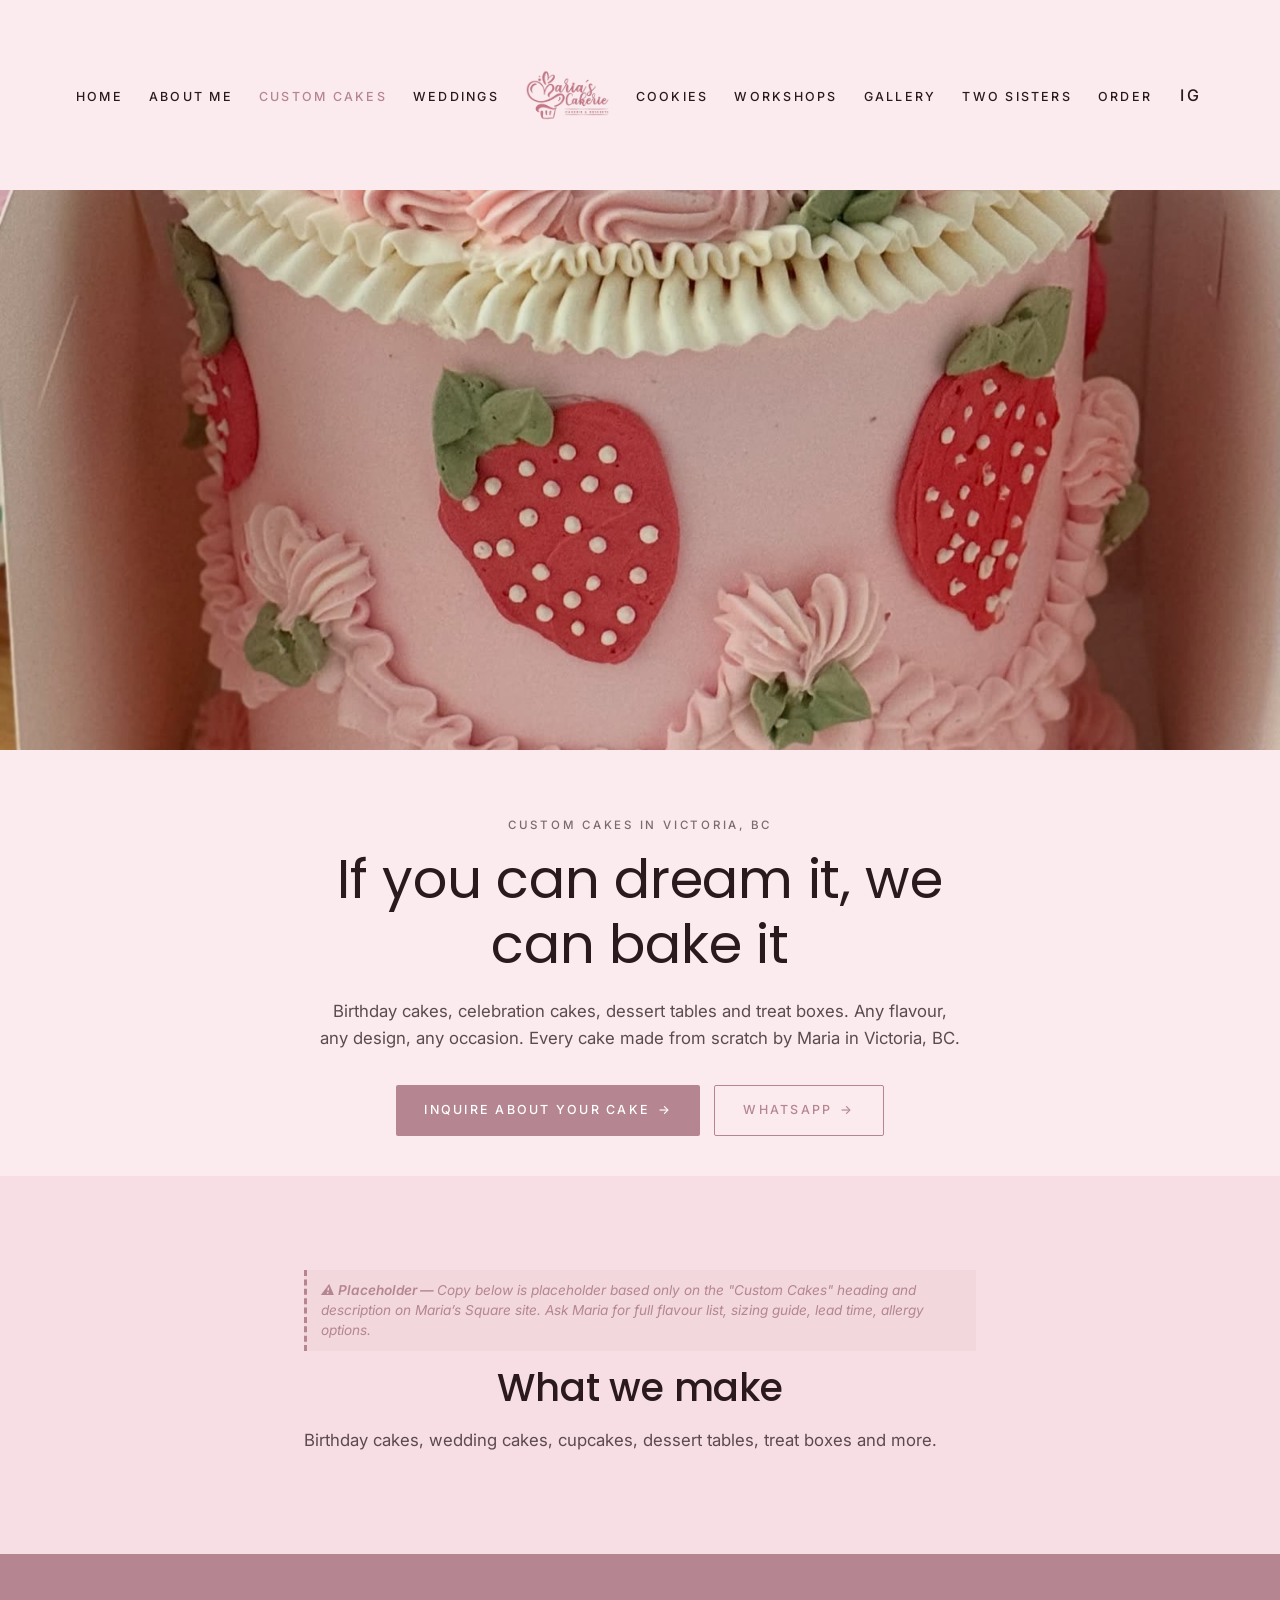
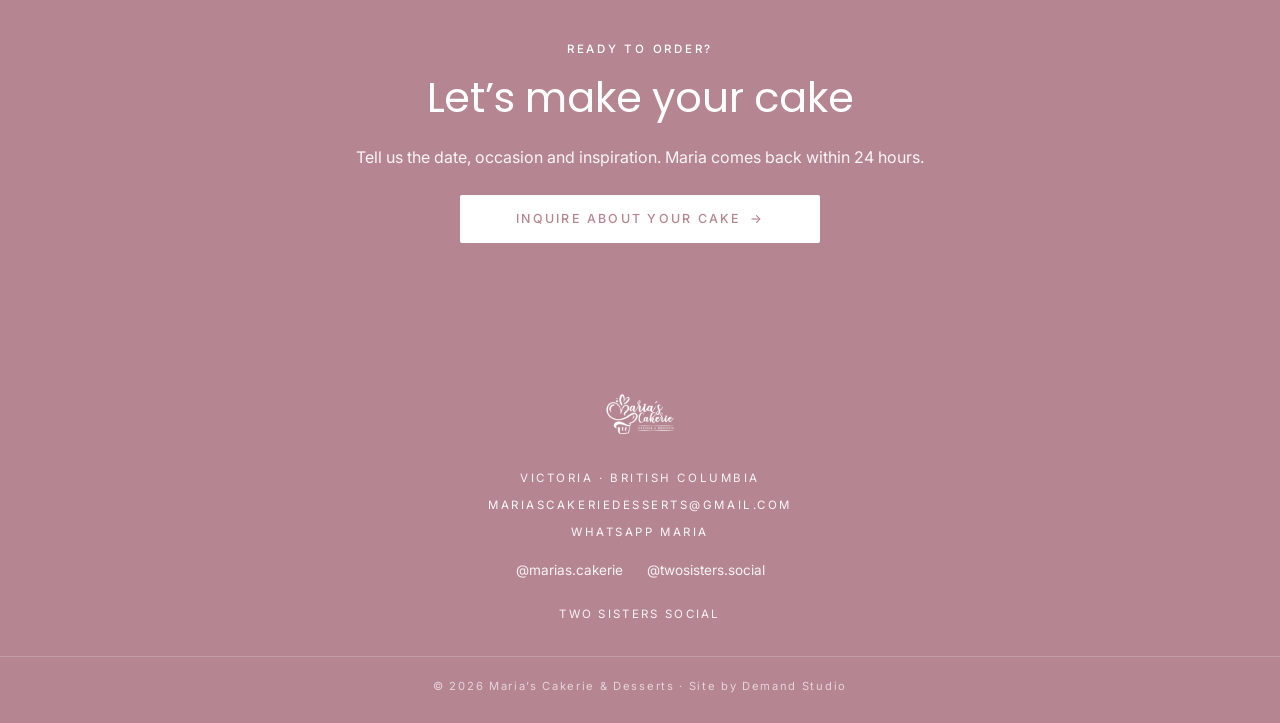
<file: custom-cakes.html>
<!doctype html>
<html lang="en">
<head>
<meta charset="UTF-8">
<meta name="viewport" content="width=device-width, initial-scale=1.0">
<title>Custom Cakes in Victoria BC | Birthday Cakes | Maria's Cakerie</title>
<meta name="description" content="Custom birthday cakes, cupcakes and celebration cakes in Victoria, BC. Handcrafted by Maria. Any flavour, any design, any occasion.">
<meta name="robots" content="noindex, nofollow">
<link rel="preconnect" href="https://fonts.googleapis.com">
<link rel="preconnect" href="https://fonts.gstatic.com" crossorigin>
<link href="https://fonts.googleapis.com/css2?family=Inter:wght@400;500;600&family=Poppins:wght@300;400;500&display=swap" rel="stylesheet">
<link rel="stylesheet" href="styles.css">
<link rel="icon" type="image/png" href="assets/marys-logo-rose.png">
</head>
<body><header>
<div class="wrap hdr">
<nav class="nav-left">
<ul>
<li><a href="index.html">Home</a></li>
<li><a href="about.html">About Me</a></li>
<li><a href="custom-cakes.html" class="active">Custom Cakes</a></li>
<li><a href="wedding-cakes.html">Weddings</a></li>
</ul>
</nav>
<a href="index.html" class="brand">
<img src="assets/marys-logo-rose.png" alt="Maria&rsquo;s Cakerie &amp; Desserts">
</a>
<button class="nav-toggle" aria-label="Menu" onclick="document.querySelectorAll('nav.nav-left, nav.nav-right').forEach(n=>n.classList.toggle('mobile-open'))">&#9776;</button>
<nav class="nav-right">
<ul>
<li><a href="chunky-cookies.html">Cookies</a></li>
<li><a href="workshops.html">Workshops</a></li>
<li><a href="gallery.html">Gallery</a></li>
<li><a href="two-sisters.html">Two Sisters</a></li>
<li><a href="contact.html">Order</a></li>
<li><a href="https://www.instagram.com/marias.cakerie" target="_blank" rel="noopener" class="social">IG</a></li>
</ul>
</nav>
</div>
</header>
<div class="hero-image" style="background-image:url('assets/photos/cake19.jpg')"></div>

<div class="hero-text">
<div class="narrow">
<span class="eyebrow">Custom Cakes in Victoria, BC</span>
<h1>If you can dream it, we can bake it</h1>
<p class="lede">Birthday cakes, celebration cakes, dessert tables and treat boxes. Any flavour, any design, any occasion. Every cake made from scratch by Maria in Victoria, BC.</p>
<div class="btn-row">
<a href="contact.html" class="btn">Inquire about your cake</a>
<a href="https://wa.me/message/IQIPNK3446MJO1" target="_blank" rel="noopener" class="btn btn-outline">WhatsApp</a>
</div>
</div>
</div>

<section class="text tint">
<div class="narrow">
<div class="todo">Copy below is placeholder based only on the "Custom Cakes" heading and description on Maria&rsquo;s Square site. Ask Maria for full flavour list, sizing guide, lead time, allergy options.</div>
<h2>What we make</h2>
<p>Birthday cakes, wedding cakes, cupcakes, dessert tables, treat boxes and more.</p>
</div>
</section>

<div class="rose-block">
<div class="wrap" style="grid-template-columns:1fr">
<div class="col-copy" style="text-align:center;max-width:640px;margin:0 auto">
<span class="eyebrow">Ready to order?</span>
<h2>Let&rsquo;s make your cake</h2>
<p>Tell us the date, occasion and inspiration. Maria comes back within 24 hours.</p>
<div class="btn-stack" style="align-items:center;margin-top:24px">
<a href="contact.html" class="btn">Inquire about your cake</a>
</div>
</div>
</div>
</div>
<footer>
<div class="footer-brand">
<img src="assets/marys-logo-rose.png" alt="Maria&rsquo;s Cakerie">
</div>
<div class="footer-info">Victoria &middot; British Columbia</div>
<div class="footer-info"><a href="mailto:mariascakeriedesserts@gmail.com">mariascakeriedesserts@gmail.com</a></div>
<div class="footer-info"><a href="https://wa.me/message/IQIPNK3446MJO1" target="_blank" rel="noopener">WhatsApp Maria</a></div>
<div class="footer-social">
<a href="https://www.instagram.com/marias.cakerie" target="_blank" rel="noopener">@marias.cakerie</a>
<a href="https://www.instagram.com/twosisters.social/" target="_blank" rel="noopener">@twosisters.social</a>
</div>
<div class="footer-links">
<a href="two-sisters.html">Two Sisters Social</a>
</div>
<div class="copyright">
&copy; 2026 Maria&rsquo;s Cakerie &amp; Desserts &middot; Site by Demand Studio
</div>
</footer>
<script>
document.addEventListener('submit', function(e){
  if (e.target.matches('.contact-form')) {
    e.preventDefault();
    e.target.querySelector('.success').classList.add('show');
    e.target.querySelector('.btn').textContent = 'Sent!';
    e.target.querySelector('.btn').disabled = true;
  }
});
</script>
</body>
</html>
</file>
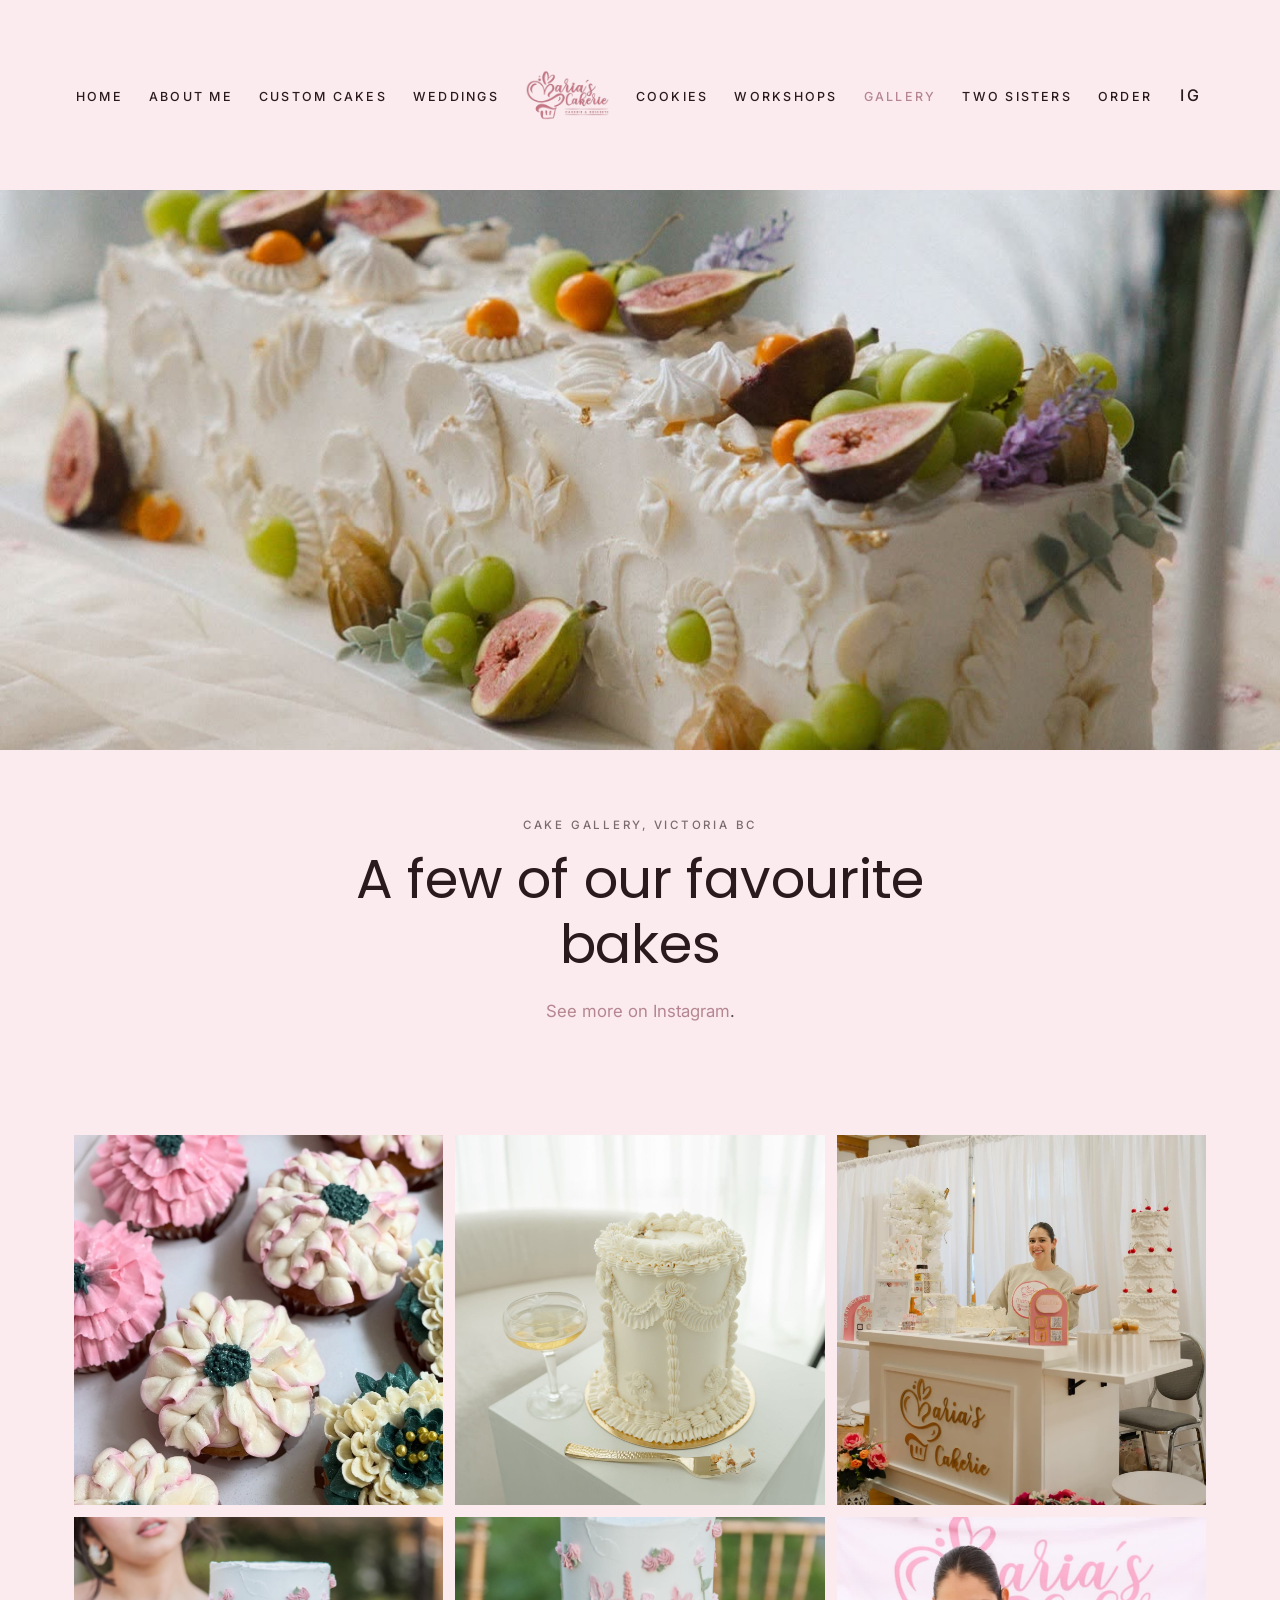
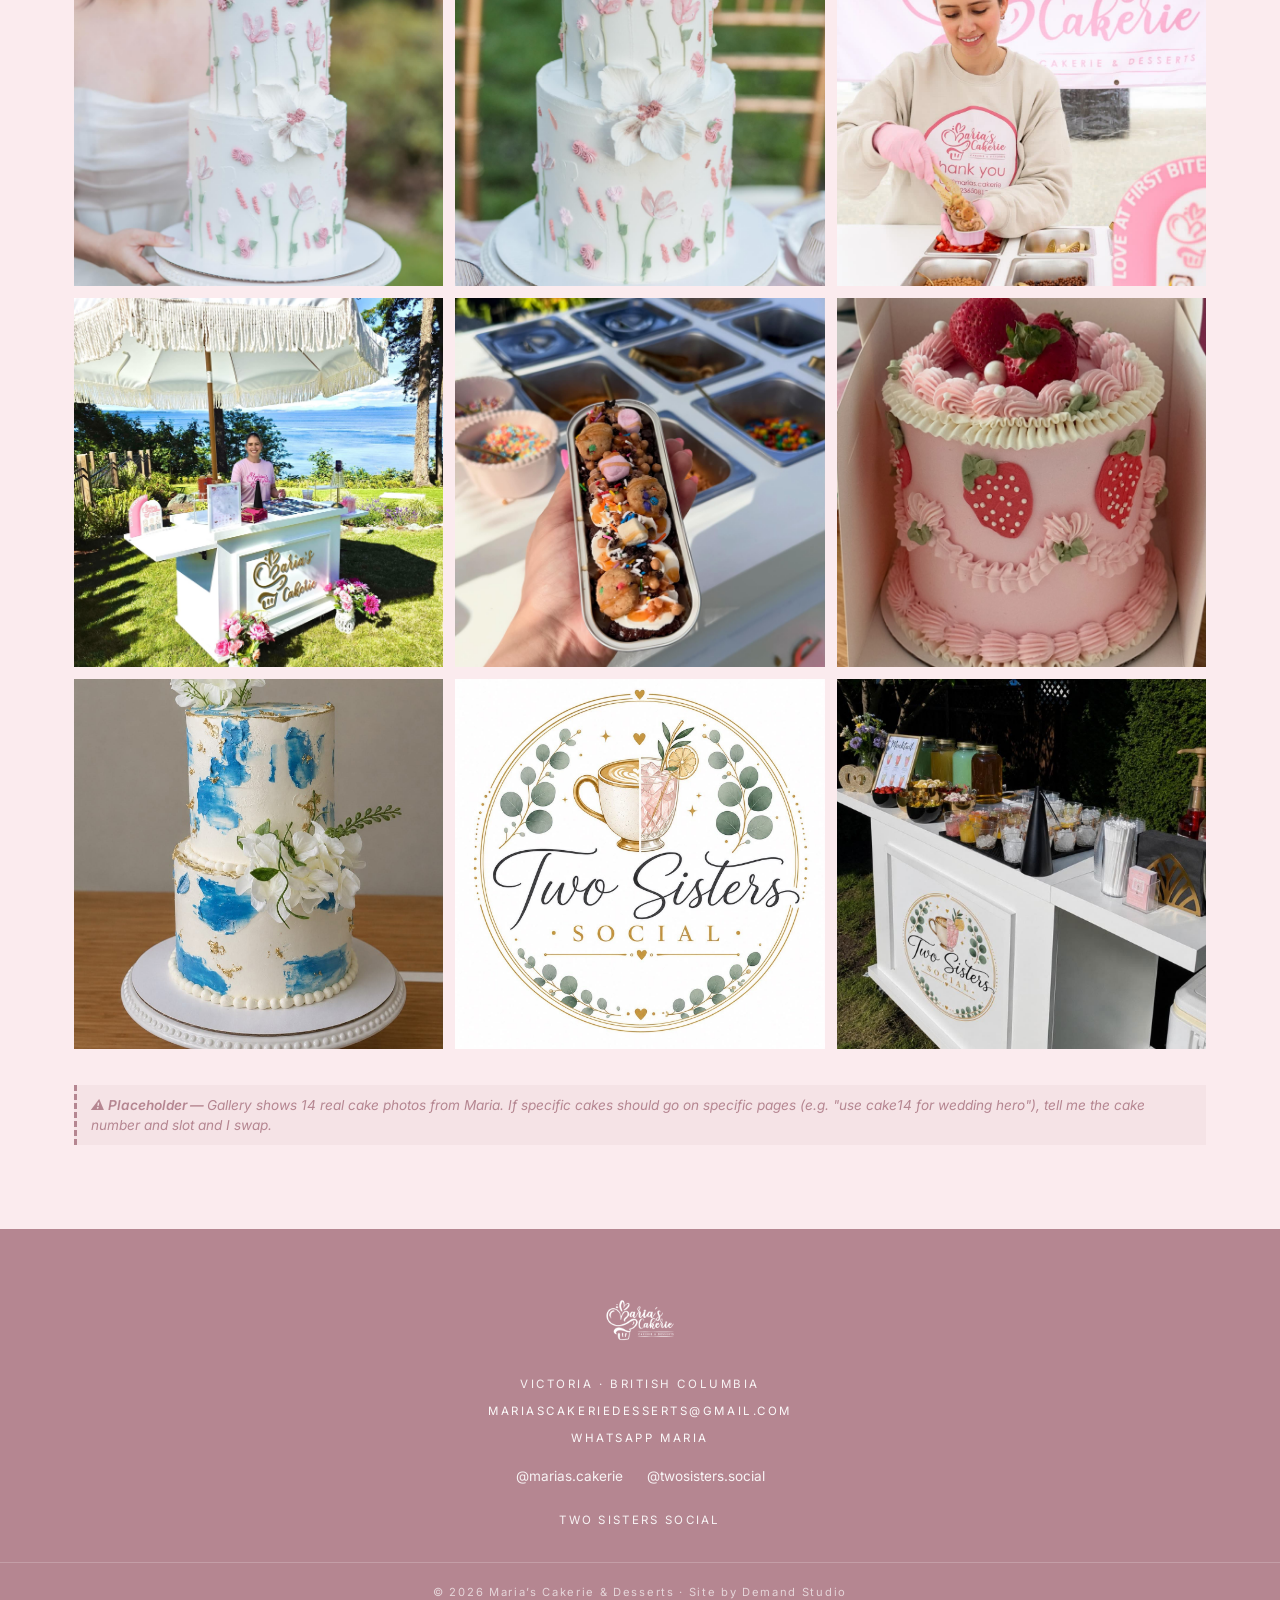
<file: gallery.html>
<!doctype html>
<html lang="en">
<head>
<meta charset="UTF-8">
<meta name="viewport" content="width=device-width, initial-scale=1.0">
<title>Cake Gallery | Custom & Wedding Cakes Victoria BC | Maria's Cakerie</title>
<meta name="description" content="A gallery of custom cakes, wedding cakes, dessert tables and workshops by Maria's Cakerie in Victoria, BC.">
<meta name="robots" content="noindex, nofollow">
<link rel="preconnect" href="https://fonts.googleapis.com">
<link rel="preconnect" href="https://fonts.gstatic.com" crossorigin>
<link href="https://fonts.googleapis.com/css2?family=Inter:wght@400;500;600&family=Poppins:wght@300;400;500&display=swap" rel="stylesheet">
<link rel="stylesheet" href="styles.css">
<link rel="icon" type="image/png" href="assets/marys-logo-rose.png">
</head>
<body><header>
<div class="wrap hdr">
<nav class="nav-left">
<ul>
<li><a href="index.html">Home</a></li>
<li><a href="about.html">About Me</a></li>
<li><a href="custom-cakes.html">Custom Cakes</a></li>
<li><a href="wedding-cakes.html">Weddings</a></li>
</ul>
</nav>
<a href="index.html" class="brand">
<img src="assets/marys-logo-rose.png" alt="Maria&rsquo;s Cakerie &amp; Desserts">
</a>
<button class="nav-toggle" aria-label="Menu" onclick="document.querySelectorAll('nav.nav-left, nav.nav-right').forEach(n=>n.classList.toggle('mobile-open'))">&#9776;</button>
<nav class="nav-right">
<ul>
<li><a href="chunky-cookies.html">Cookies</a></li>
<li><a href="workshops.html">Workshops</a></li>
<li><a href="gallery.html" class="active">Gallery</a></li>
<li><a href="two-sisters.html">Two Sisters</a></li>
<li><a href="contact.html">Order</a></li>
<li><a href="https://www.instagram.com/marias.cakerie" target="_blank" rel="noopener" class="social">IG</a></li>
</ul>
</nav>
</div>
</header>
<div class="hero-image" style="background-image:url('assets/photos/cake10.jpg')"></div>

<div class="hero-text">
<div class="narrow">
<span class="eyebrow">Cake Gallery, Victoria BC</span>
<h1>A few of our favourite bakes</h1>
<p class="lede"><a href="https://www.instagram.com/marias.cakerie" target="_blank" rel="noopener">See more on Instagram</a>.</p>
</div>
</div>

<div class="gallery-strip">
<div class="wrap">
<div class="gallery-grid">
<div class="gallery-item"><img src="assets/photos/cake11.jpg" alt="Cake by Maria"></div>
<div class="gallery-item"><img src="assets/photos/cake12.jpg" alt="Cake by Maria"></div>
<div class="gallery-item"><img src="assets/photos/cake13.jpg" alt="Cake by Maria"></div>
<div class="gallery-item"><img src="assets/photos/cake14.jpg" alt="Cake by Maria"></div>
<div class="gallery-item"><img src="assets/photos/cake15.jpg" alt="Cake by Maria"></div>
<div class="gallery-item"><img src="assets/photos/cake16.jpg" alt="Cake by Maria"></div>
<div class="gallery-item"><img src="assets/photos/cake17.jpg" alt="Cake by Maria"></div>
<div class="gallery-item"><img src="assets/photos/cake18.jpg" alt="Cake by Maria"></div>
<div class="gallery-item"><img src="assets/photos/cake19.jpg" alt="Cake by Maria"></div>
<div class="gallery-item"><img src="assets/photos/cake20.jpg" alt="Cake by Maria"></div>
<div class="gallery-item"><img src="assets/photos/cake21.jpg" alt="Cake by Maria"></div>
<div class="gallery-item"><img src="assets/photos/cake22.jpg" alt="Cake by Maria"></div>

</div>
<div class="todo" style="margin-top:36px">Gallery shows 14 real cake photos from Maria. If specific cakes should go on specific pages (e.g. "use cake14 for wedding hero"), tell me the cake number and slot and I swap.</div>
</div>
</div>
<footer>
<div class="footer-brand">
<img src="assets/marys-logo-rose.png" alt="Maria&rsquo;s Cakerie">
</div>
<div class="footer-info">Victoria &middot; British Columbia</div>
<div class="footer-info"><a href="mailto:mariascakeriedesserts@gmail.com">mariascakeriedesserts@gmail.com</a></div>
<div class="footer-info"><a href="https://wa.me/message/IQIPNK3446MJO1" target="_blank" rel="noopener">WhatsApp Maria</a></div>
<div class="footer-social">
<a href="https://www.instagram.com/marias.cakerie" target="_blank" rel="noopener">@marias.cakerie</a>
<a href="https://www.instagram.com/twosisters.social/" target="_blank" rel="noopener">@twosisters.social</a>
</div>
<div class="footer-links">
<a href="two-sisters.html">Two Sisters Social</a>
</div>
<div class="copyright">
&copy; 2026 Maria&rsquo;s Cakerie &amp; Desserts &middot; Site by Demand Studio
</div>
</footer>
<script>
document.addEventListener('submit', function(e){
  if (e.target.matches('.contact-form')) {
    e.preventDefault();
    e.target.querySelector('.success').classList.add('show');
    e.target.querySelector('.btn').textContent = 'Sent!';
    e.target.querySelector('.btn').disabled = true;
  }
});
</script>
</body>
</html>
</file>
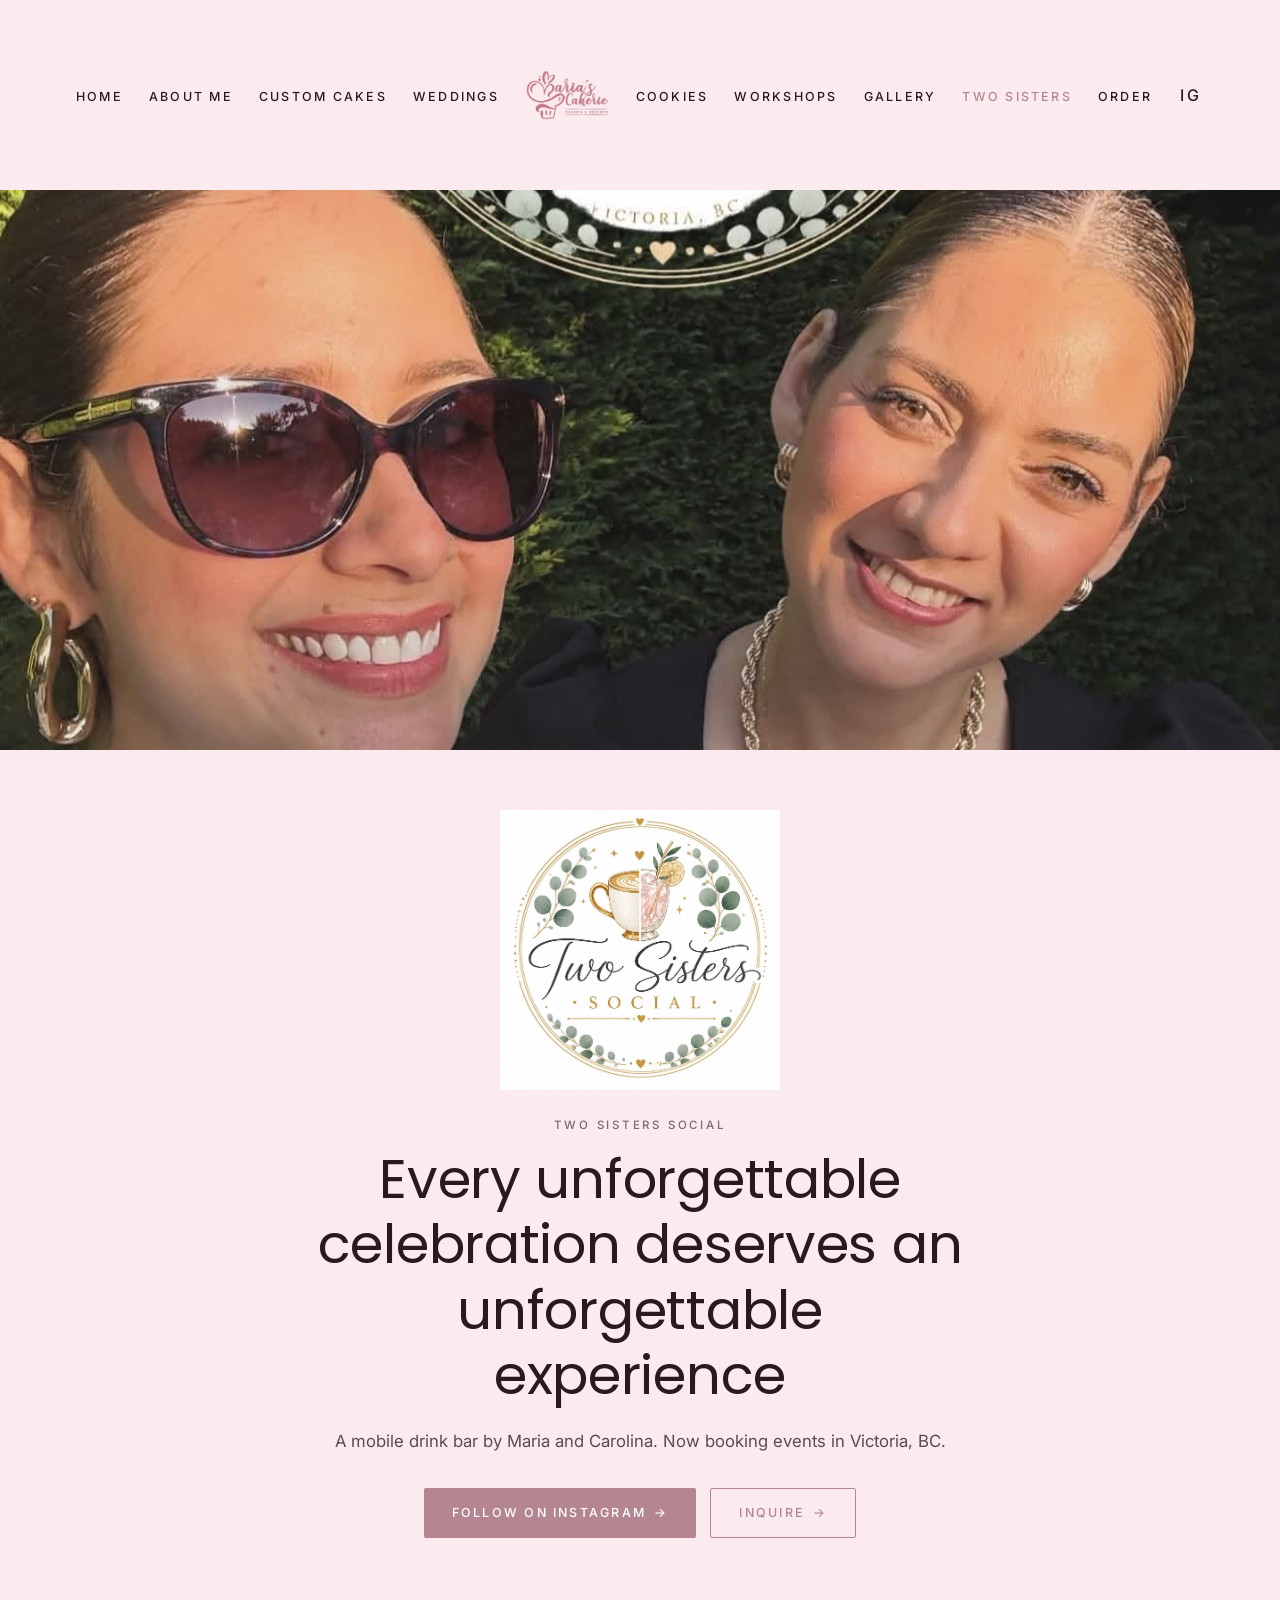
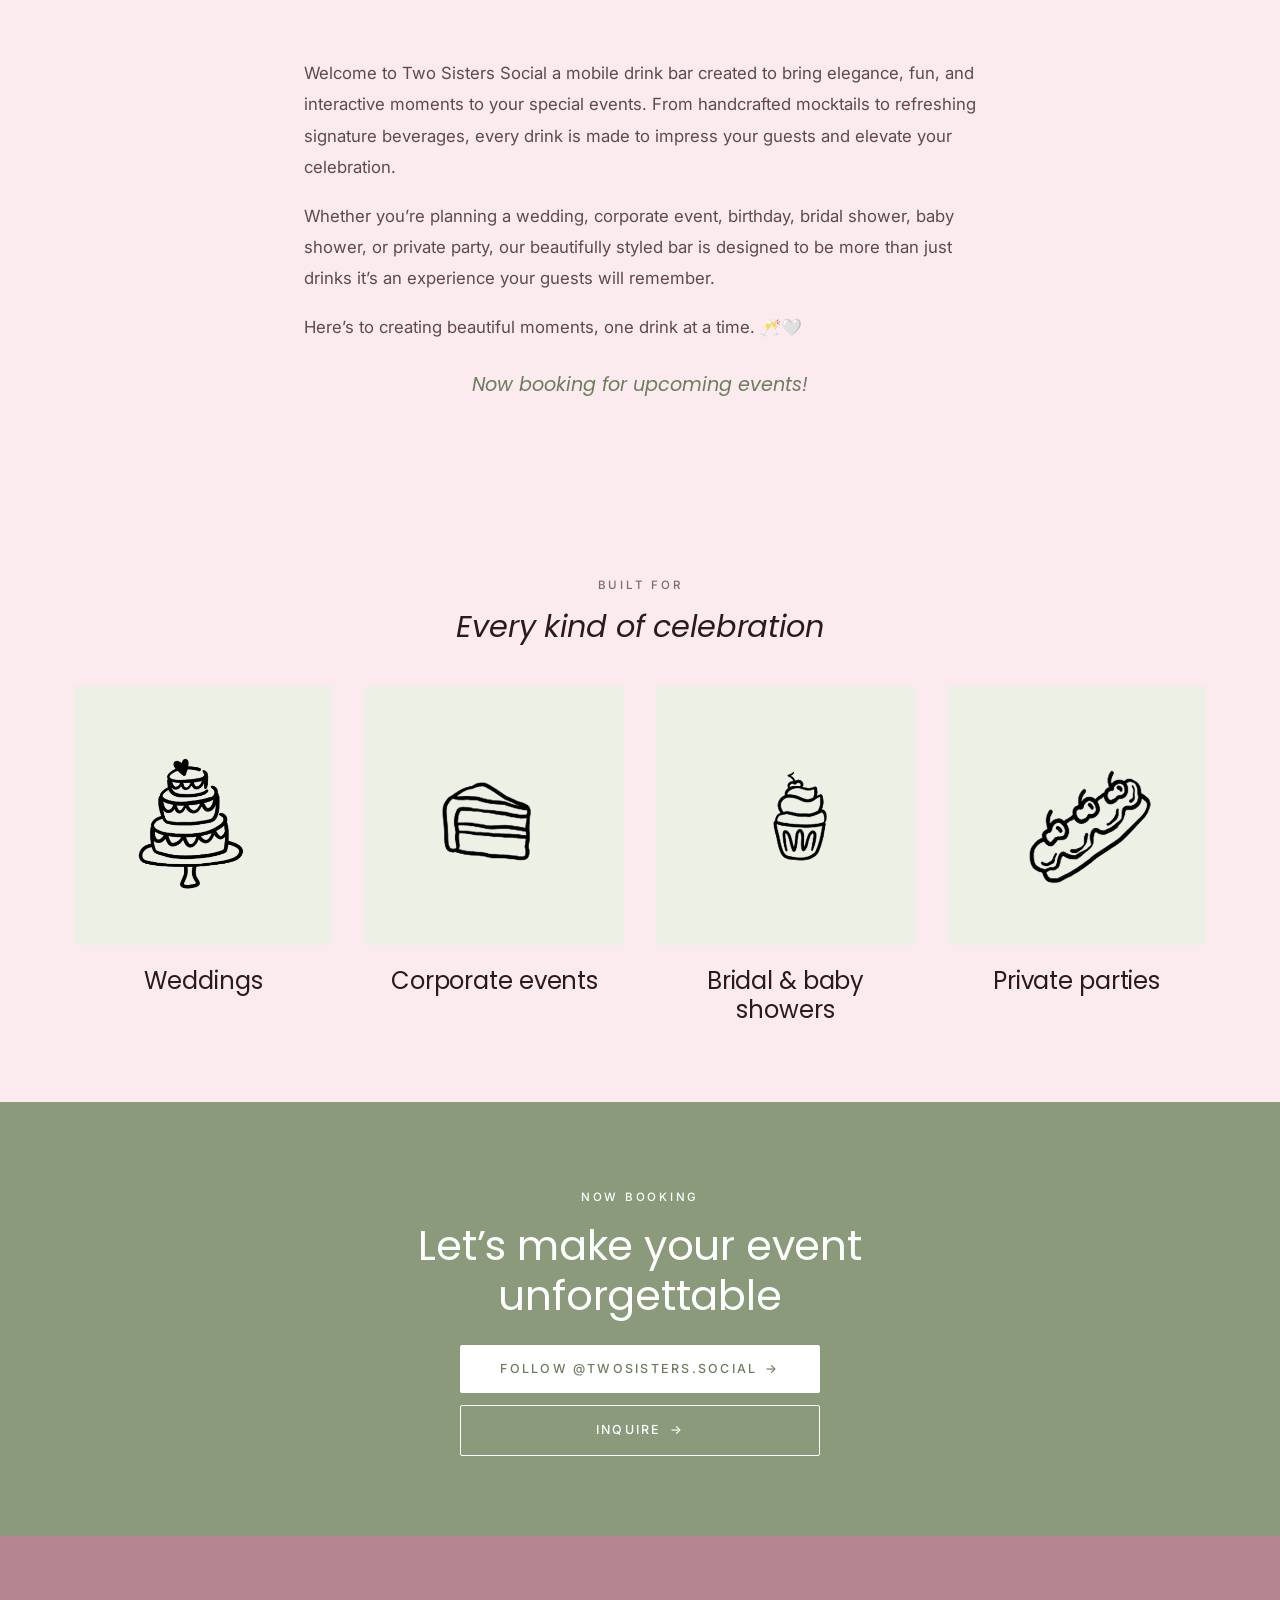
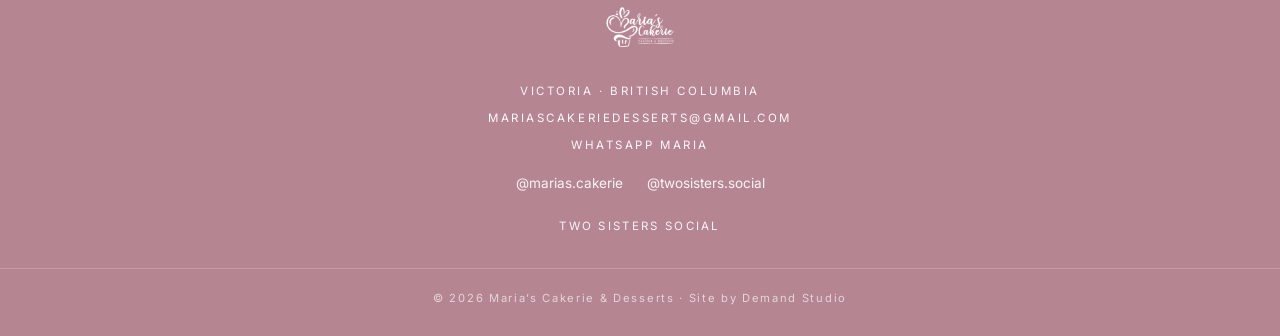
<file: two-sisters.html>
<!doctype html>
<html lang="en">
<head>
<meta charset="UTF-8">
<meta name="viewport" content="width=device-width, initial-scale=1.0">
<title>Two Sisters Social | Mobile Drink Bar Victoria BC | Weddings & Events</title>
<meta name="description" content="Mobile drink bar in Victoria, BC. Handcrafted mocktails and signature beverages for weddings, showers, corporate events and private parties. By Maria and Carolina.">
<meta name="robots" content="noindex, nofollow">
<link rel="preconnect" href="https://fonts.googleapis.com">
<link rel="preconnect" href="https://fonts.gstatic.com" crossorigin>
<link href="https://fonts.googleapis.com/css2?family=Inter:wght@400;500;600&family=Poppins:wght@300;400;500&display=swap" rel="stylesheet">
<link rel="stylesheet" href="styles.css">
<link rel="icon" type="image/png" href="assets/marys-logo-rose.png">
</head>
<body class="ts-page"><header>
<div class="wrap hdr">
<nav class="nav-left">
<ul>
<li><a href="index.html">Home</a></li>
<li><a href="about.html">About Me</a></li>
<li><a href="custom-cakes.html">Custom Cakes</a></li>
<li><a href="wedding-cakes.html">Weddings</a></li>
</ul>
</nav>
<a href="index.html" class="brand">
<img src="assets/marys-logo-rose.png" alt="Maria&rsquo;s Cakerie &amp; Desserts">
</a>
<button class="nav-toggle" aria-label="Menu" onclick="document.querySelectorAll('nav.nav-left, nav.nav-right').forEach(n=>n.classList.toggle('mobile-open'))">&#9776;</button>
<nav class="nav-right">
<ul>
<li><a href="chunky-cookies.html">Cookies</a></li>
<li><a href="workshops.html">Workshops</a></li>
<li><a href="gallery.html">Gallery</a></li>
<li><a href="two-sisters.html" class="active">Two Sisters</a></li>
<li><a href="contact.html">Order</a></li>
<li><a href="https://www.instagram.com/marias.cakerie" target="_blank" rel="noopener" class="social">IG</a></li>
</ul>
</nav>
</div>
</header>
<div class="hero-image" style="background-image:url('assets/photos/cake24.jpg')"></div>

<div class="hero-text">
<div class="narrow">
<img src="assets/photos/cake21.jpg" alt="Two Sisters Social logo" style="max-width:280px;margin:0 auto 20px;display:block">
<span class="eyebrow">Two Sisters Social</span>
<h1>Every unforgettable celebration deserves an unforgettable experience</h1>
<p class="lede">A mobile drink bar by Maria and Carolina. Now booking events in Victoria, BC.</p>
<div class="btn-row">
<a href="https://www.instagram.com/twosisters.social/" target="_blank" rel="noopener" class="btn">Follow on Instagram</a>
<a href="contact.html?service=two-sisters" class="btn btn-outline">Inquire</a>
</div>
</div>
</div>

<section class="text">
<div class="narrow">
<p>Welcome to Two Sisters Social a mobile drink bar created to bring elegance, fun, and interactive moments to your special events. From handcrafted mocktails to refreshing signature beverages, every drink is made to impress your guests and elevate your celebration.</p>
<p>Whether you&rsquo;re planning a wedding, corporate event, birthday, bridal shower, baby shower, or private party, our beautifully styled bar is designed to be more than just drinks it&rsquo;s an experience your guests will remember.</p>
<p>Here&rsquo;s to creating beautiful moments, one drink at a time. 🥂🤍</p>
<p style="text-align:center;font-family:'Poppins',sans-serif;font-style:italic;color:#6D7B5E;font-size:1.2rem;margin-top:24px">Now booking for upcoming events!</p>
</div>
</section>

<div class="cat-strip">
<div class="wrap">
<div class="sec-head" style="text-align:center;margin-bottom:40px">
<span class="eyebrow">Built for</span>
<h2 style="font-family:'Poppins',sans-serif;font-weight:400;font-style:italic;font-size:1.9rem">Every kind of celebration</h2>
</div>
<div class="cat-grid" style="grid-template-columns:repeat(4,1fr)">
<div class="cat-item">
<div class="cat-photo" style="background:#EDF0E5;display:flex;align-items:center;justify-content:center;padding:36px"><img src="assets/icons/cake.png" alt="Weddings"></div>
<h3>Weddings</h3>
</div>
<div class="cat-item">
<div class="cat-photo" style="background:#EDF0E5;display:flex;align-items:center;justify-content:center;padding:36px"><img src="assets/icons/pcake.png" alt="Corporate events"></div>
<h3>Corporate events</h3>
</div>
<div class="cat-item">
<div class="cat-photo" style="background:#EDF0E5;display:flex;align-items:center;justify-content:center;padding:36px"><img src="assets/icons/cupcake.png" alt="Bridal and baby showers"></div>
<h3>Bridal &amp; baby showers</h3>
</div>
<div class="cat-item">
<div class="cat-photo" style="background:#EDF0E5;display:flex;align-items:center;justify-content:center;padding:36px"><img src="assets/icons/dessert.png" alt="Private parties"></div>
<h3>Private parties</h3>
</div>
</div>
</div>
</div>

<div class="rose-block" style="background:#8A9A7B">
<div class="wrap" style="grid-template-columns:1fr">
<div class="col-copy" style="text-align:center;max-width:640px;margin:0 auto">
<span class="eyebrow">Now booking</span>
<h2>Let&rsquo;s make your event unforgettable</h2>
<div class="btn-stack" style="align-items:center;margin-top:24px">
<a href="https://www.instagram.com/twosisters.social/" target="_blank" rel="noopener" class="btn" style="background:#fff;color:#6D7B5E">Follow @twosisters.social</a>
<a href="contact.html?service=two-sisters" class="btn btn-outline" style="border-color:#fff;color:#fff">Inquire</a>
</div>
</div>
</div>
</div>
<footer>
<div class="footer-brand">
<img src="assets/marys-logo-rose.png" alt="Maria&rsquo;s Cakerie">
</div>
<div class="footer-info">Victoria &middot; British Columbia</div>
<div class="footer-info"><a href="mailto:mariascakeriedesserts@gmail.com">mariascakeriedesserts@gmail.com</a></div>
<div class="footer-info"><a href="https://wa.me/message/IQIPNK3446MJO1" target="_blank" rel="noopener">WhatsApp Maria</a></div>
<div class="footer-social">
<a href="https://www.instagram.com/marias.cakerie" target="_blank" rel="noopener">@marias.cakerie</a>
<a href="https://www.instagram.com/twosisters.social/" target="_blank" rel="noopener">@twosisters.social</a>
</div>
<div class="footer-links">
<a href="two-sisters.html">Two Sisters Social</a>
</div>
<div class="copyright">
&copy; 2026 Maria&rsquo;s Cakerie &amp; Desserts &middot; Site by Demand Studio
</div>
</footer>
<script>
document.addEventListener('submit', function(e){
  if (e.target.matches('.contact-form')) {
    e.preventDefault();
    e.target.querySelector('.success').classList.add('show');
    e.target.querySelector('.btn').textContent = 'Sent!';
    e.target.querySelector('.btn').disabled = true;
  }
});
</script>
</body>
</html>
</file>
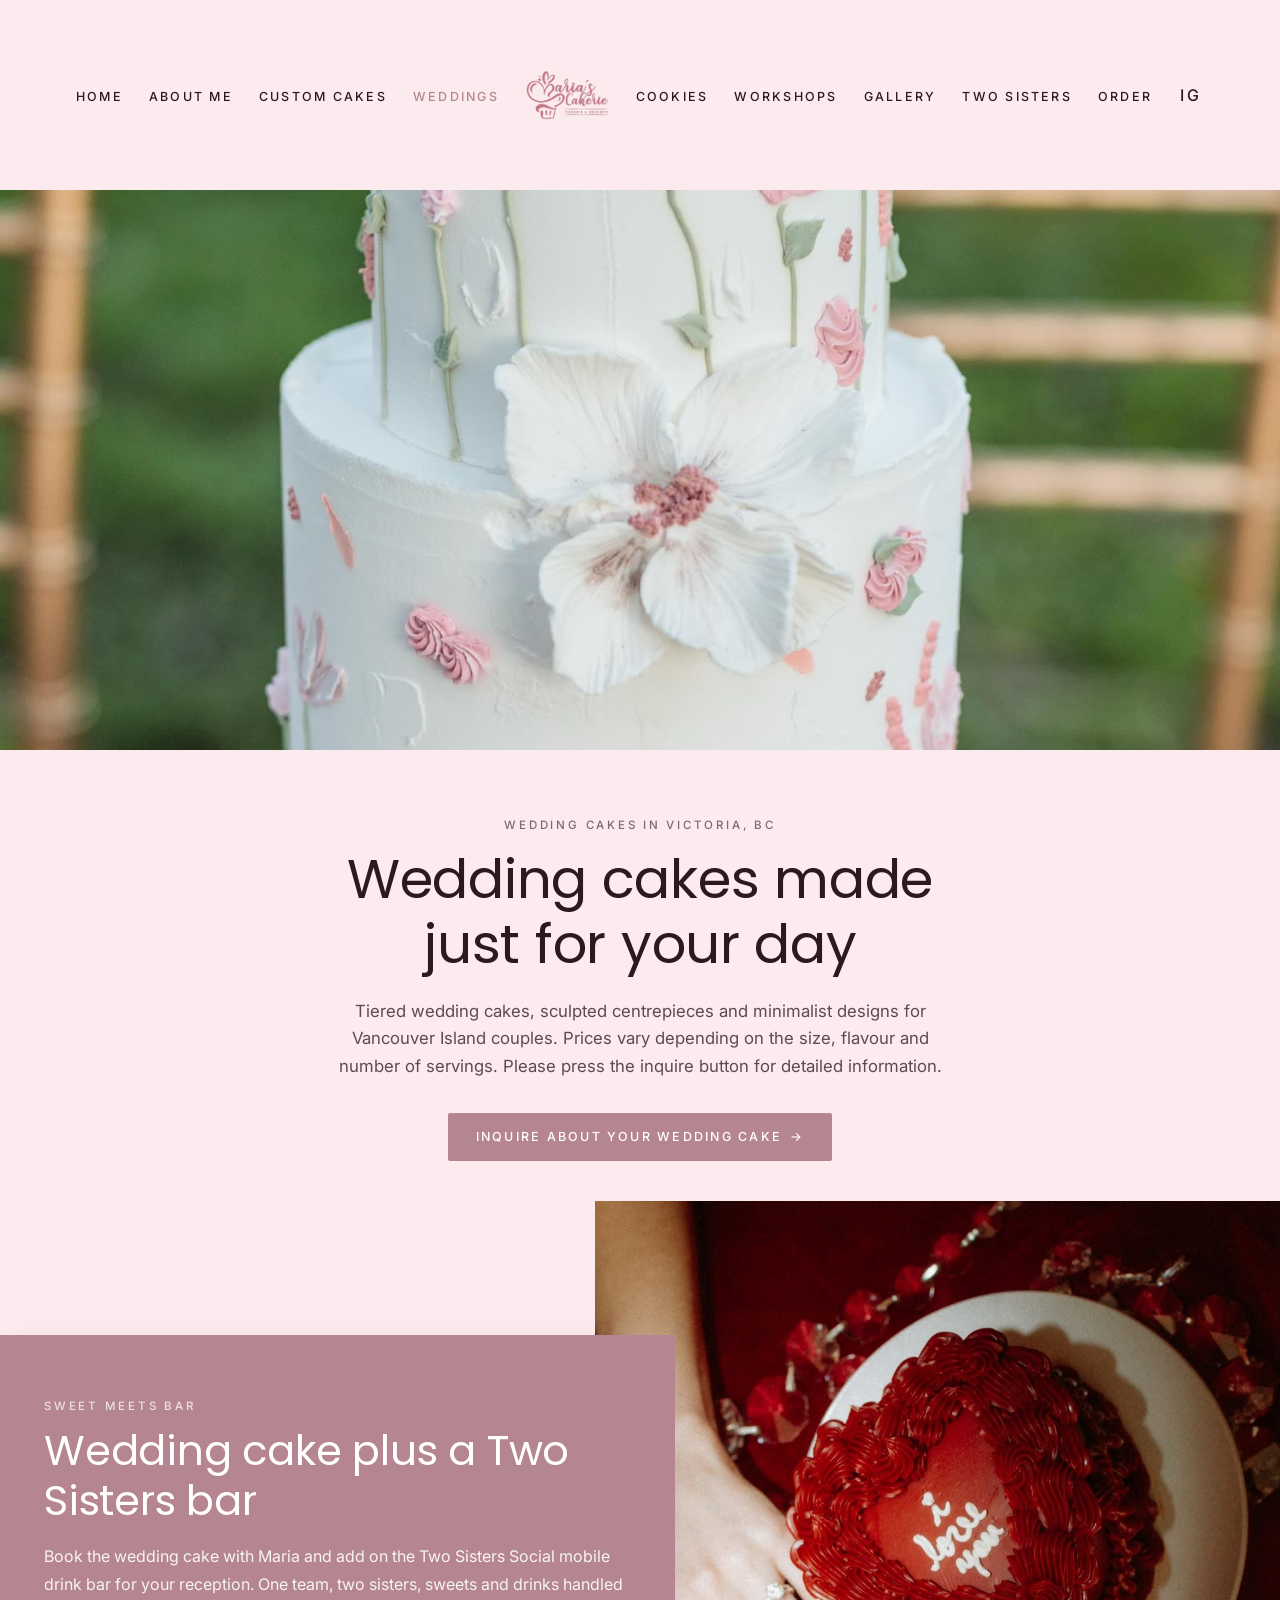
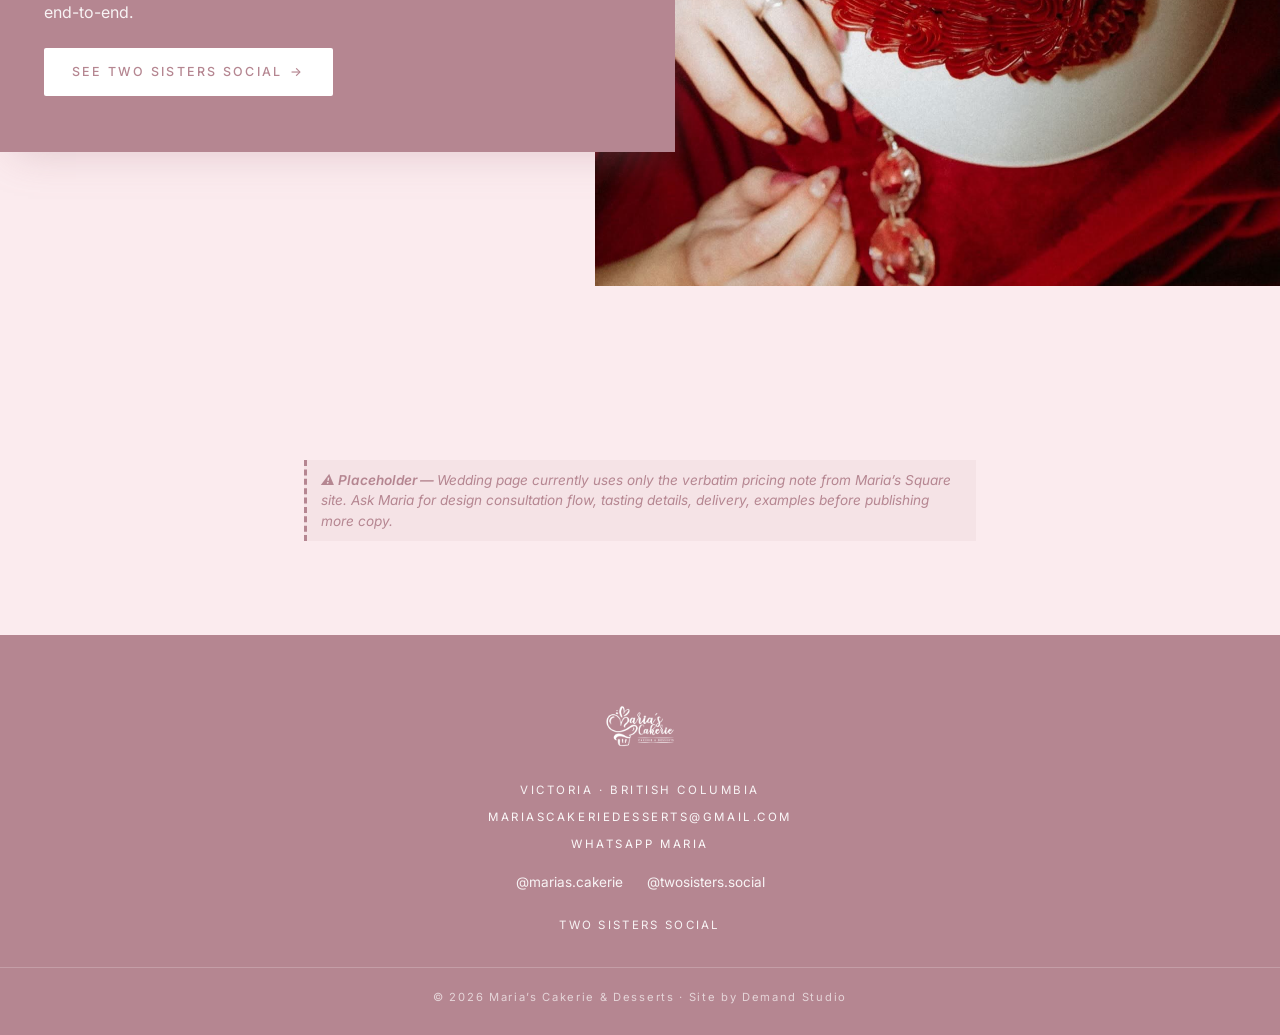
<file: wedding-cakes.html>
<!doctype html>
<html lang="en">
<head>
<meta charset="UTF-8">
<meta name="viewport" content="width=device-width, initial-scale=1.0">
<title>Wedding Cakes in Victoria BC | Vancouver Island Weddings | Maria's Cakerie</title>
<meta name="description" content="Wedding cakes for Vancouver Island weddings. Custom tiered cakes, tastings, consultations. Handcrafted by Maria in Victoria, BC.">
<meta name="robots" content="noindex, nofollow">
<link rel="preconnect" href="https://fonts.googleapis.com">
<link rel="preconnect" href="https://fonts.gstatic.com" crossorigin>
<link href="https://fonts.googleapis.com/css2?family=Inter:wght@400;500;600&family=Poppins:wght@300;400;500&display=swap" rel="stylesheet">
<link rel="stylesheet" href="styles.css">
<link rel="icon" type="image/png" href="assets/marys-logo-rose.png">
</head>
<body><header>
<div class="wrap hdr">
<nav class="nav-left">
<ul>
<li><a href="index.html">Home</a></li>
<li><a href="about.html">About Me</a></li>
<li><a href="custom-cakes.html">Custom Cakes</a></li>
<li><a href="wedding-cakes.html" class="active">Weddings</a></li>
</ul>
</nav>
<a href="index.html" class="brand">
<img src="assets/marys-logo-rose.png" alt="Maria&rsquo;s Cakerie &amp; Desserts">
</a>
<button class="nav-toggle" aria-label="Menu" onclick="document.querySelectorAll('nav.nav-left, nav.nav-right').forEach(n=>n.classList.toggle('mobile-open'))">&#9776;</button>
<nav class="nav-right">
<ul>
<li><a href="chunky-cookies.html">Cookies</a></li>
<li><a href="workshops.html">Workshops</a></li>
<li><a href="gallery.html">Gallery</a></li>
<li><a href="two-sisters.html">Two Sisters</a></li>
<li><a href="contact.html">Order</a></li>
<li><a href="https://www.instagram.com/marias.cakerie" target="_blank" rel="noopener" class="social">IG</a></li>
</ul>
</nav>
</div>
</header>
<div class="hero-image" style="background-image:url('assets/photos/cake15.jpg')"></div>

<div class="hero-text">
<div class="narrow">
<span class="eyebrow">Wedding Cakes in Victoria, BC</span>
<h1>Wedding cakes made just for your day</h1>
<p class="lede">Tiered wedding cakes, sculpted centrepieces and minimalist designs for Vancouver Island couples. Prices vary depending on the size, flavour and number of servings. Please press the inquire button for detailed information.</p>
<div class="btn-row">
<a href="contact.html" class="btn">Inquire about your wedding cake</a>
</div>
</div>
</div>

<div class="feature-split reverse">
<div class="fs-inner">
<div class="fs-card">
<span class="eyebrow">Sweet meets bar</span>
<h2>Wedding cake plus a Two Sisters bar</h2>
<p>Book the wedding cake with Maria and add on the Two Sisters Social mobile drink bar for your reception. One team, two sisters, sweets and drinks handled end-to-end.</p>
<a href="two-sisters.html" class="btn">See Two Sisters Social</a>
</div>
<div class="fs-photo"><img src="assets/photos/cake08.jpg" alt="Wedding cake and drinks pairing"></div>
</div>
</div>

<section class="text">
<div class="narrow">
<div class="todo">Wedding page currently uses only the verbatim pricing note from Maria&rsquo;s Square site. Ask Maria for design consultation flow, tasting details, delivery, examples before publishing more copy.</div>
</div>
</section>
<footer>
<div class="footer-brand">
<img src="assets/marys-logo-rose.png" alt="Maria&rsquo;s Cakerie">
</div>
<div class="footer-info">Victoria &middot; British Columbia</div>
<div class="footer-info"><a href="mailto:mariascakeriedesserts@gmail.com">mariascakeriedesserts@gmail.com</a></div>
<div class="footer-info"><a href="https://wa.me/message/IQIPNK3446MJO1" target="_blank" rel="noopener">WhatsApp Maria</a></div>
<div class="footer-social">
<a href="https://www.instagram.com/marias.cakerie" target="_blank" rel="noopener">@marias.cakerie</a>
<a href="https://www.instagram.com/twosisters.social/" target="_blank" rel="noopener">@twosisters.social</a>
</div>
<div class="footer-links">
<a href="two-sisters.html">Two Sisters Social</a>
</div>
<div class="copyright">
&copy; 2026 Maria&rsquo;s Cakerie &amp; Desserts &middot; Site by Demand Studio
</div>
</footer>
<script>
document.addEventListener('submit', function(e){
  if (e.target.matches('.contact-form')) {
    e.preventDefault();
    e.target.querySelector('.success').classList.add('show');
    e.target.querySelector('.btn').textContent = 'Sent!';
    e.target.querySelector('.btn').disabled = true;
  }
});
</script>
</body>
</html>
</file>
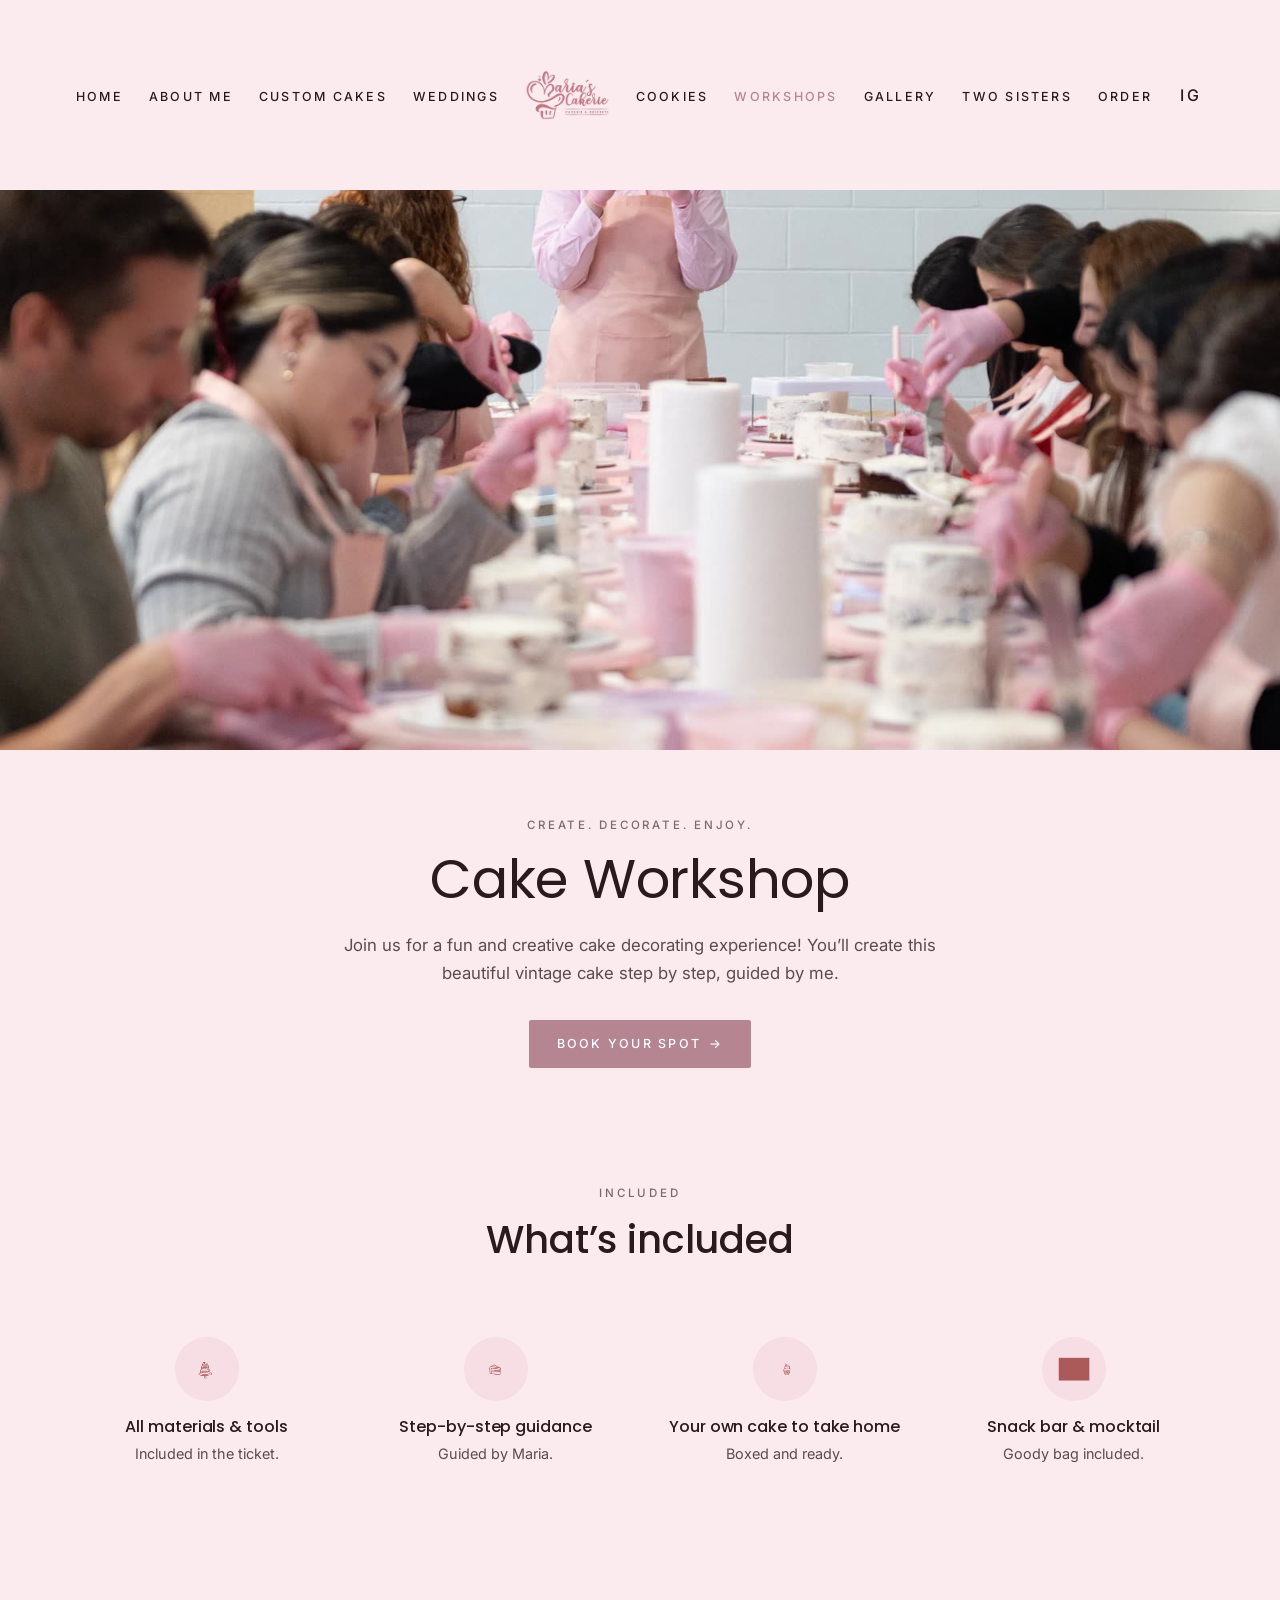
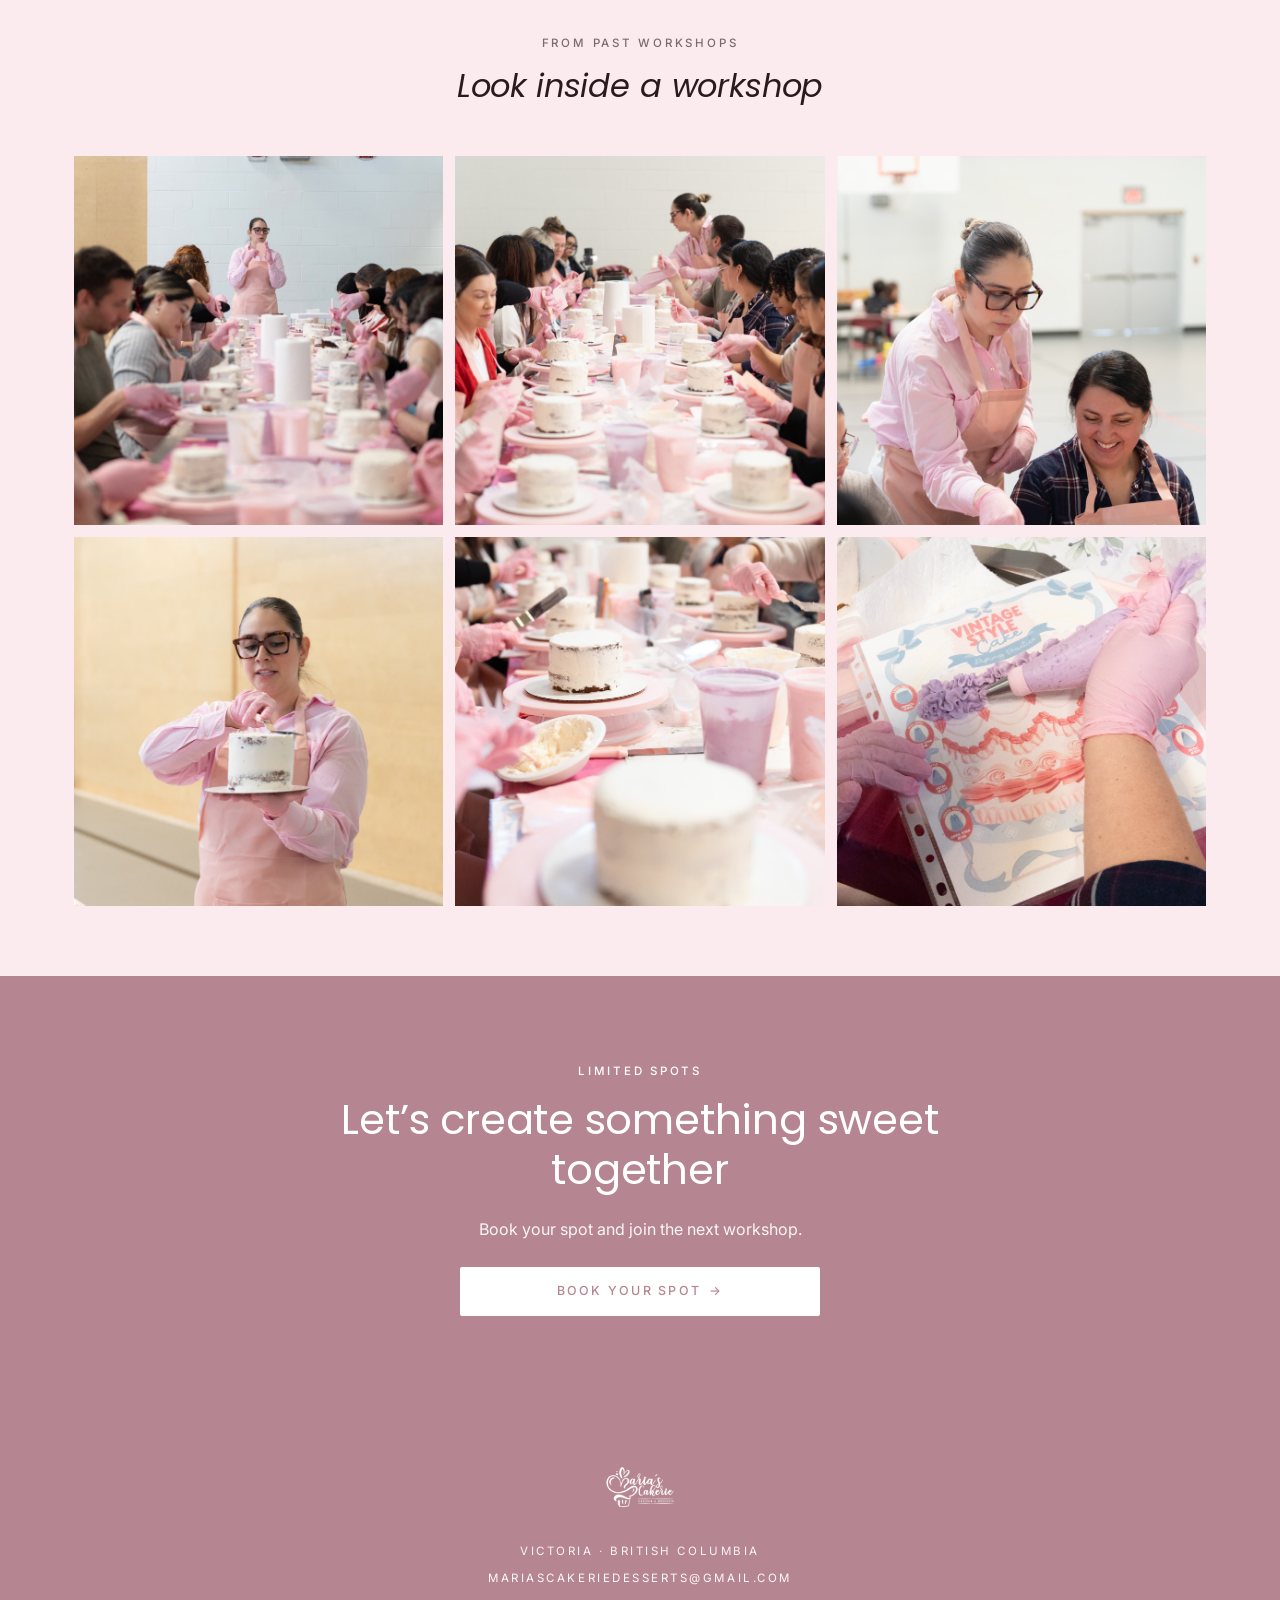
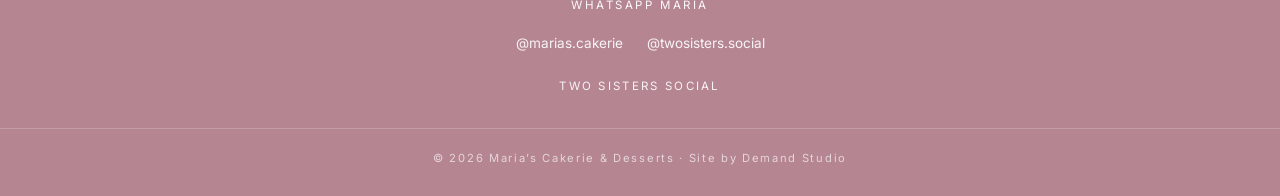
<file: workshops.html>
<!doctype html>
<html lang="en">
<head>
<meta charset="UTF-8">
<meta name="viewport" content="width=device-width, initial-scale=1.0">
<title>Cake Decorating Workshops in Victoria BC | Maria's Cakerie</title>
<meta name="description" content="Hands-on cake decorating workshops in Victoria, BC. Create a vintage cake step by step with Maria. All materials, snack bar and goody bag included.">
<meta name="robots" content="noindex, nofollow">
<link rel="preconnect" href="https://fonts.googleapis.com">
<link rel="preconnect" href="https://fonts.gstatic.com" crossorigin>
<link href="https://fonts.googleapis.com/css2?family=Inter:wght@400;500;600&family=Poppins:wght@300;400;500&display=swap" rel="stylesheet">
<link rel="stylesheet" href="styles.css">
<link rel="icon" type="image/png" href="assets/marys-logo-rose.png">
</head>
<body><header>
<div class="wrap hdr">
<nav class="nav-left">
<ul>
<li><a href="index.html">Home</a></li>
<li><a href="about.html">About Me</a></li>
<li><a href="custom-cakes.html">Custom Cakes</a></li>
<li><a href="wedding-cakes.html">Weddings</a></li>
</ul>
</nav>
<a href="index.html" class="brand">
<img src="assets/marys-logo-rose.png" alt="Maria&rsquo;s Cakerie &amp; Desserts">
</a>
<button class="nav-toggle" aria-label="Menu" onclick="document.querySelectorAll('nav.nav-left, nav.nav-right').forEach(n=>n.classList.toggle('mobile-open'))">&#9776;</button>
<nav class="nav-right">
<ul>
<li><a href="chunky-cookies.html">Cookies</a></li>
<li><a href="workshops.html" class="active">Workshops</a></li>
<li><a href="gallery.html">Gallery</a></li>
<li><a href="two-sisters.html">Two Sisters</a></li>
<li><a href="contact.html">Order</a></li>
<li><a href="https://www.instagram.com/marias.cakerie" target="_blank" rel="noopener" class="social">IG</a></li>
</ul>
</nav>
</div>
</header>
<div class="hero-image" style="background-image:url('assets/photos/dsc7110.shrunk.jpg')"></div>

<div class="hero-text">
<div class="narrow">
<span class="eyebrow">Create. Decorate. Enjoy.</span>
<h1>Cake Workshop</h1>
<p class="lede">Join us for a fun and creative cake decorating experience! You&rsquo;ll create this beautiful vintage cake step by step, guided by me.</p>
<div class="btn-row">
<a href="contact.html?service=workshop" class="btn">Book your spot</a>
</div>
</div>
</div>

<div class="included">
<div class="wrap">
<div class="sec-head">
<span class="eyebrow">Included</span>
<h2>What&rsquo;s included</h2>
</div>
<div class="included-grid">
<div class="included-item">
<div class="icon-circle"><img src="assets/icons/cake.png" alt="All materials and tools"></div>
<h3>All materials &amp; tools</h3>
<p>Included in the ticket.</p>
</div>
<div class="included-item">
<div class="icon-circle"><img src="assets/icons/pcake.png" alt="Step by step guidance"></div>
<h3>Step-by-step guidance</h3>
<p>Guided by Maria.</p>
</div>
<div class="included-item">
<div class="icon-circle"><img src="assets/icons/cupcake.png" alt="Cake to take home"></div>
<h3>Your own cake to take home</h3>
<p>Boxed and ready.</p>
</div>
<div class="included-item">
<div class="icon-circle"><img src="assets/icons/cocktails.png" alt="Snack bar and mocktail"></div>
<h3>Snack bar &amp; mocktail</h3>
<p>Goody bag included.</p>
</div>
</div>
</div>
</div>

<div class="gallery-strip">
<div class="wrap">
<div class="sec-head">
<span class="eyebrow">From past workshops</span>
<h2>Look inside a workshop</h2>
</div>
<div class="gallery-grid">
<div class="gallery-item"><img src="assets/photos/dsc7110.shrunk.jpg" alt="Cake workshop scene"></div>
<div class="gallery-item"><img src="assets/photos/dsc7129.shrunk.jpg" alt="Cake workshop scene"></div>
<div class="gallery-item"><img src="assets/photos/dsc7147.shrunk.jpg" alt="Cake workshop scene"></div>
<div class="gallery-item"><img src="assets/photos/dsc7150.shrunk.jpg" alt="Cake workshop scene"></div>
<div class="gallery-item"><img src="assets/photos/dsc7154.shrunk.jpg" alt="Cake workshop scene"></div>
<div class="gallery-item"><img src="assets/photos/dsc7210.shrunk.jpg" alt="Cake workshop scene"></div>
</div>
</div>
</div>

<div class="rose-block">
<div class="wrap" style="grid-template-columns:1fr">
<div class="col-copy" style="text-align:center;max-width:640px;margin:0 auto">
<span class="eyebrow">Limited spots</span>
<h2>Let&rsquo;s create something sweet together</h2>
<p>Book your spot and join the next workshop.</p>
<div class="btn-stack" style="align-items:center;margin-top:24px">
<a href="contact.html?service=workshop" class="btn">Book your spot</a>
</div>
</div>
</div>
</div>
<footer>
<div class="footer-brand">
<img src="assets/marys-logo-rose.png" alt="Maria&rsquo;s Cakerie">
</div>
<div class="footer-info">Victoria &middot; British Columbia</div>
<div class="footer-info"><a href="mailto:mariascakeriedesserts@gmail.com">mariascakeriedesserts@gmail.com</a></div>
<div class="footer-info"><a href="https://wa.me/message/IQIPNK3446MJO1" target="_blank" rel="noopener">WhatsApp Maria</a></div>
<div class="footer-social">
<a href="https://www.instagram.com/marias.cakerie" target="_blank" rel="noopener">@marias.cakerie</a>
<a href="https://www.instagram.com/twosisters.social/" target="_blank" rel="noopener">@twosisters.social</a>
</div>
<div class="footer-links">
<a href="two-sisters.html">Two Sisters Social</a>
</div>
<div class="copyright">
&copy; 2026 Maria&rsquo;s Cakerie &amp; Desserts &middot; Site by Demand Studio
</div>
</footer>
<script>
document.addEventListener('submit', function(e){
  if (e.target.matches('.contact-form')) {
    e.preventDefault();
    e.target.querySelector('.success').classList.add('show');
    e.target.querySelector('.btn').textContent = 'Sent!';
    e.target.querySelector('.btn').disabled = true;
  }
});
</script>
</body>
</html>
</file>
<file: styles.css>
/* Sweet Boom Bakery pattern, adapted to Maria's Cakerie (soft-pink family instead of sage green).
   Fonts: Poppins (headings) + Inter (body). Sans-serif, easy to read. Mobile-first responsive. */

:root{
  /* Base soft-pink palette */
  --soft-pink:#F7DEE4;        /* light section background (was Sweet Boom's cream) */
  --very-soft-pink:#FBEBEE;   /* even softer pink for alternating stripes */
  --brand-pink:#E8B4B8;
  --warm-rose:#D8A0A8;
  --deep-rose:#B58691;        /* darker section blocks (replaces Sweet Boom's sage green) */
  --deep-rose-alt:#A67582;    /* button hover / darker */
  --cream:#FBF5EC;
  --ink:#2A1A1E;
  --steel:#5C4A4F;
  --steel-light:#7B6A6F;
  --line:#EFCFD5;
}

*{margin:0;padding:0;box-sizing:border-box}
html{-webkit-text-size-adjust:100%;scroll-behavior:smooth}
body{font-family:'Inter',-apple-system,BlinkMacSystemFont,'Segoe UI',Roboto,sans-serif;color:var(--ink);background:var(--very-soft-pink);line-height:1.65;font-size:16px}
img{max-width:100%;height:auto;display:block}
a{color:var(--deep-rose);text-decoration:none;transition:color .18s}
a:hover{color:var(--deep-rose-alt)}
.wrap{max-width:1180px;margin:0 auto;padding:0 24px}
.narrow{max-width:720px;margin:0 auto;padding:0 24px}

/* Typography */
h1,h2,h3,h4{font-family:'Poppins','Inter',sans-serif;font-weight:500;color:var(--ink);letter-spacing:-.005em;line-height:1.2}
h1{font-size:clamp(2rem,4.5vw,3.4rem);font-weight:400}
h2{font-size:clamp(1.6rem,3.2vw,2.4rem);font-weight:500;margin-bottom:.5em}
h3{font-size:1.15rem;font-weight:500;margin-bottom:.3em}
.eyebrow{font-family:'Inter',sans-serif;color:var(--steel-light);font-size:.72rem;letter-spacing:.24em;text-transform:uppercase;margin-bottom:14px;display:inline-block;font-weight:500}

/* ============================================================
   HEADER — centered logo with menu items on both sides (Sweet Boom pattern)
   ============================================================ */
header{background:var(--very-soft-pink);padding:20px 0;position:sticky;top:0;z-index:100}
header .wrap.hdr{display:grid;grid-template-columns:1fr auto 1fr;align-items:center;gap:24px}
.brand{display:flex;justify-content:center;text-decoration:none;line-height:1}
.brand img{height:150px;width:auto;object-fit:contain}
nav.nav-left ul,nav.nav-right ul{list-style:none;display:flex;align-items:center;gap:22px;margin:0}
nav.nav-left ul{justify-content:flex-end}
nav.nav-right ul{justify-content:flex-start}
nav a{color:var(--ink);font-family:'Inter',sans-serif;font-size:.78rem;font-weight:500;letter-spacing:.18em;text-transform:uppercase;padding:6px 2px;transition:color .18s;white-space:nowrap}
nav a:hover,nav a.active{color:var(--deep-rose)}
nav a.social{padding:0 4px;font-size:1rem}
.nav-toggle{display:none;background:none;border:0;font-size:1.4rem;color:var(--ink);cursor:pointer}

/* ============================================================
   BUTTONS — pill shape with arrow (Sweet Boom pattern), rose colour
   ============================================================ */
.btn{display:inline-flex;align-items:center;justify-content:center;gap:8px;padding:14px 28px;background:var(--deep-rose);color:#fff;font-family:'Inter',sans-serif;font-size:.78rem;font-weight:500;letter-spacing:.18em;text-transform:uppercase;border:0;border-radius:2px;cursor:pointer;transition:background .18s,transform .12s}
.btn:hover{background:var(--deep-rose-alt);color:#fff;transform:translateY(-1px)}
.btn::after{content:'→'}
.btn-outline{background:transparent;color:var(--deep-rose);border:1px solid var(--deep-rose)}
.btn-outline:hover{background:var(--deep-rose);color:#fff}
.btn-stack{display:flex;flex-direction:column;gap:12px;align-items:flex-start}
.btn-stack .btn{width:100%;max-width:360px}

/* ============================================================
   HERO — full-bleed image, no overlay text (Sweet Boom pattern)
   ============================================================ */
.hero-image{width:100%;height:clamp(260px,50vw,560px);background-color:var(--soft-pink);background-size:cover;background-position:center;background-repeat:no-repeat}

/* Hero with H1 below (for interior pages) */
.hero-text{background:var(--very-soft-pink);padding:60px 0 40px;text-align:center}
.hero-text .eyebrow{margin-bottom:12px}
.hero-text h1{max-width:820px;margin:0 auto 20px}
.hero-text p.lede{max-width:640px;margin:0 auto;color:var(--steel);font-size:1.05rem}
.hero-text .btn-row{margin-top:32px;display:flex;justify-content:center;gap:14px;flex-wrap:wrap}

/* ============================================================
   ROSE BLOCK — dark pink section with welcome copy + baker photo (Sweet Boom welcome pattern)
   ============================================================ */
.rose-block{background:var(--deep-rose);padding:80px 0;color:#fff}
.rose-block .wrap{display:grid;grid-template-columns:1fr 1fr;gap:60px;align-items:center}
.rose-block .eyebrow,.rose-block a{color:#fff}
.rose-block h2{color:#fff;font-weight:400;font-size:clamp(1.8rem,3.4vw,2.6rem);margin-bottom:20px;text-align:center}
.rose-block p{color:rgba(255,255,255,.92);margin-bottom:16px;text-align:center;font-size:1rem;line-height:1.75}
.rose-block .btn{background:#fff;color:var(--deep-rose)}
.rose-block .btn:hover{background:var(--cream);color:var(--deep-rose-alt)}
.rose-block .btn-outline{background:transparent;color:#fff;border-color:#fff}
.rose-block .btn-outline:hover{background:#fff;color:var(--deep-rose)}
.rose-block-photo img{width:100%;aspect-ratio:3/4;object-fit:cover;border-radius:2px}
.rose-block .col-copy{padding:0 20px}
.rose-block .col-copy .btn-stack{align-items:center;margin-top:24px}

/* ============================================================
   THREE-CATEGORY GRID (Sweet Boom "the menu / our pricing / the gallery" pattern)
   ============================================================ */
.cat-strip{background:var(--very-soft-pink);padding:70px 0}
.cat-grid{display:grid;grid-template-columns:repeat(3,1fr);gap:32px}
.cat-item{text-align:center;text-decoration:none;color:inherit}
.cat-item .cat-photo{aspect-ratio:1;background:var(--soft-pink);overflow:hidden;margin-bottom:22px;transition:transform .18s}
.cat-item:hover .cat-photo{transform:translateY(-4px)}
.cat-item .cat-photo img{width:100%;height:100%;object-fit:cover}
.cat-item .eyebrow{color:var(--steel-light);margin-bottom:6px;display:block}
.cat-item h3{font-family:'Poppins',sans-serif;font-weight:400;font-size:1.5rem;color:var(--ink)}

/* ============================================================
   FEATURE SPLIT — asymmetric: image + overlapping rose card (Sweet Boom Weddings pattern)
   ============================================================ */
.feature-split{background:var(--very-soft-pink);padding:0 0 80px}
.feature-split .fs-inner{display:grid;grid-template-columns:1.15fr 1fr;gap:0;align-items:center;position:relative}
.feature-split .fs-photo{width:100%;aspect-ratio:1;background:var(--soft-pink);overflow:hidden}
.feature-split .fs-photo img{width:100%;height:100%;object-fit:cover}
.feature-split .fs-card{background:var(--deep-rose);color:#fff;padding:56px 44px;margin-left:-80px;box-shadow:0 12px 40px -14px rgba(181,134,145,.4);z-index:2}
.feature-split .fs-card .eyebrow{color:rgba(255,255,255,.75);margin-bottom:10px}
.feature-split .fs-card h2{color:#fff;font-weight:400;font-size:clamp(1.8rem,3.4vw,2.6rem);margin-bottom:16px}
.feature-split .fs-card p{color:rgba(255,255,255,.9);margin-bottom:22px;line-height:1.75}
.feature-split .fs-card .btn{background:#fff;color:var(--deep-rose)}
.feature-split .fs-card .btn:hover{background:var(--cream);color:var(--deep-rose-alt)}
.feature-split.reverse .fs-inner{grid-template-columns:1fr 1.15fr}
.feature-split.reverse .fs-photo{order:2}
.feature-split.reverse .fs-card{order:1;margin-left:0;margin-right:-80px}

/* ============================================================
   BADGES / PRESS STRIP (Sweet Boom press logos row)
   ============================================================ */
.badges{background:var(--brand-pink);padding:28px 0}
.badges ul{list-style:none;display:flex;justify-content:center;flex-wrap:wrap;align-items:center;gap:24px 42px;color:var(--steel);font-family:'Inter',sans-serif;font-size:.78rem;letter-spacing:.18em;text-transform:uppercase;font-weight:500}

/* ============================================================
   TESTIMONIAL (Sweet Boom "customer love" pattern)
   ============================================================ */
.testimonial{background:var(--very-soft-pink);padding:70px 0;text-align:center}
.testimonial .eyebrow{color:var(--steel-light)}
.testimonial h2{font-family:'Poppins',sans-serif;font-weight:400;font-style:italic;font-size:1.6rem;color:var(--ink);margin-bottom:32px}
.testimonial .quote{max-width:720px;margin:0 auto;color:var(--steel);font-size:1.05rem;line-height:1.85;font-style:italic}
.testimonial .attr{margin-top:16px;font-size:.9rem;color:var(--steel-light);font-style:normal;letter-spacing:.02em}

/* ============================================================
   TWO SISTERS TEASER (adapted to same split-card pattern, sage accent to keep sister-brand distinction)
   ============================================================ */
.ts-teaser{background:var(--very-soft-pink);padding:0 0 80px}
.ts-teaser .fs-inner{display:grid;grid-template-columns:1.15fr 1fr;gap:0;align-items:center;position:relative}
.ts-teaser .fs-photo{width:100%;aspect-ratio:1;background:#EDF0E5;overflow:hidden;display:flex;align-items:center;justify-content:center;padding:60px}
.ts-teaser .fs-photo img{width:100%;height:auto;max-width:340px;filter:brightness(0) invert(45%) sepia(15%) saturate(500%) hue-rotate(45deg) brightness(90%)}
.ts-teaser .fs-card{background:#8A9A7B;color:#fff;padding:56px 44px;margin-left:-80px;z-index:2;box-shadow:0 12px 40px -14px rgba(138,154,123,.4)}
.ts-teaser .fs-card .eyebrow{color:rgba(255,255,255,.75)}
.ts-teaser .fs-card h2{color:#fff;font-weight:400;font-size:clamp(1.8rem,3.4vw,2.6rem);margin-bottom:16px}
.ts-teaser .fs-card p{color:rgba(255,255,255,.9);margin-bottom:22px;line-height:1.75}
.ts-teaser .fs-card .btn{background:#fff;color:#6D7B5E}
.ts-teaser .fs-card .btn:hover{background:var(--cream);color:#4E5B45}

/* ============================================================
   TEXT SECTIONS (Two Sisters bio + Workshop copy)
   ============================================================ */
section.text{padding:80px 0;background:var(--very-soft-pink)}
section.text.tint{background:var(--soft-pink)}
section.text.rose{background:var(--deep-rose);color:#fff}
section.text.rose h2,section.text.rose h3{color:#fff;font-weight:400}
section.text.rose p{color:rgba(255,255,255,.92)}
section.text.rose a{color:#fff;text-decoration:underline}
section.text h2{text-align:center;margin-bottom:14px}
section.text p{color:var(--steel);font-size:1.05rem;line-height:1.85;margin-bottom:18px}
section.text .sec-lead{text-align:center;max-width:640px;margin:0 auto 40px;color:var(--steel)}
section.text ul{list-style:none;padding:0;margin:0 0 20px}
section.text ul li{padding:8px 0 8px 24px;position:relative;color:var(--steel)}
section.text ul li::before{content:"•";color:var(--deep-rose);position:absolute;left:6px;font-weight:700}

/* ============================================================
   PHOTO GALLERY GRID (Sweet Boom big grid pattern)
   ============================================================ */
.gallery-strip{padding:70px 0;background:var(--very-soft-pink)}
.gallery-strip .sec-head{text-align:center;margin-bottom:50px}
.gallery-strip h2{font-family:'Poppins',sans-serif;font-weight:400;font-style:italic;font-size:2rem;color:var(--ink)}
.gallery-grid{display:grid;grid-template-columns:repeat(3,1fr);gap:12px}
.gallery-item{aspect-ratio:1;background:var(--soft-pink);overflow:hidden}
.gallery-item img{width:100%;height:100%;object-fit:cover;transition:transform .3s}
.gallery-item:hover img{transform:scale(1.04)}

/* ============================================================
   INCLUDED-IN LIST (workshops "what's included" pattern)
   ============================================================ */
.included{background:var(--very-soft-pink);padding:70px 0}
.included .sec-head{text-align:center;margin-bottom:50px}
.included-grid{display:grid;grid-template-columns:repeat(4,1fr);gap:24px}
.included-item{text-align:center;padding:24px 12px}
.included-item .icon-circle{width:64px;height:64px;background:var(--soft-pink);border-radius:50%;margin:0 auto 16px;display:flex;align-items:center;justify-content:center;padding:16px}
.included-item .icon-circle img{width:100%;height:100%;object-fit:contain;filter:brightness(0) invert(45%) sepia(15%) saturate(1400%) hue-rotate(310deg) brightness(90%)}
.included-item h3{font-family:'Poppins',sans-serif;font-weight:500;font-size:1rem;margin-bottom:6px;color:var(--ink)}
.included-item p{color:var(--steel);font-size:.9rem;line-height:1.5}

/* ============================================================
   CONTACT FORM
   ============================================================ */
.contact-section{background:var(--very-soft-pink);padding:80px 0}
.contact-grid{display:grid;grid-template-columns:1fr 1fr;gap:60px;align-items:start;max-width:1080px;margin:0 auto}
.contact-info h3{font-family:'Poppins',sans-serif;font-weight:500;font-size:1.3rem;margin-bottom:20px}
.contact-info dl{display:grid;gap:18px;margin-bottom:24px}
.contact-info dt{font-size:.72rem;letter-spacing:.2em;text-transform:uppercase;color:var(--steel-light);font-weight:500}
.contact-info dd{color:var(--ink);font-size:.98rem}
.contact-form{background:#fff;padding:34px;border:1px solid var(--line);border-radius:2px}
.contact-form label{display:block;margin-bottom:16px}
.contact-form label span{display:block;font-size:.72rem;letter-spacing:.15em;text-transform:uppercase;color:var(--steel-light);margin-bottom:6px;font-weight:500}
.contact-form input,.contact-form select,.contact-form textarea{width:100%;padding:12px 14px;border:1px solid var(--line);background:var(--cream);font-family:inherit;font-size:.98rem;color:var(--ink);border-radius:2px;outline:none;transition:border-color .18s;font-weight:400}
.contact-form input:focus,.contact-form select:focus,.contact-form textarea:focus{border-color:var(--deep-rose)}
.contact-form textarea{min-height:120px;resize:vertical;font-family:inherit}
.contact-form .btn{width:100%;margin-top:8px}
.contact-form .success{padding:16px;background:var(--soft-pink);border-radius:2px;color:var(--ink);margin-top:16px;text-align:center;display:none;font-size:.9rem}
.contact-form .success.show{display:block}

/* ============================================================
   TODO placeholders (visible only during mock review)
   ============================================================ */
.todo{border-left:3px dashed var(--deep-rose);background:rgba(181,134,145,.08);padding:10px 14px;margin:14px 0;font-size:.85rem;color:var(--deep-rose);font-family:'Inter',sans-serif;font-style:italic;line-height:1.5}
.todo::before{content:"⚠ Placeholder — ";font-weight:600}

/* ============================================================
   FOOTER (Sweet Boom pattern: rose block with logo + address + contact)
   ============================================================ */
footer{background:var(--deep-rose);color:#fff;padding:56px 0 28px;text-align:center}
footer .footer-brand img{height:70px;width:auto;margin:0 auto 20px;filter:brightness(0) invert(1)}
footer .footer-info{font-size:.72rem;letter-spacing:.22em;text-transform:uppercase;color:rgba(255,255,255,.9);margin-bottom:8px}
footer .footer-info a{color:rgba(255,255,255,.95);text-decoration:none}
footer .footer-info a:hover{color:#fff;text-decoration:underline}
footer .footer-links{margin-top:22px;font-size:.72rem;letter-spacing:.2em;text-transform:uppercase;color:rgba(255,255,255,.75)}
footer .footer-links a{color:rgba(255,255,255,.9);margin:0 10px}
footer .footer-social{margin-top:14px}
footer .footer-social a{color:rgba(255,255,255,.9);margin:0 10px;font-size:.85rem}
footer .copyright{border-top:1px solid rgba(255,255,255,.2);margin-top:32px;padding-top:20px;font-size:.7rem;letter-spacing:.15em;color:rgba(255,255,255,.65)}

/* ============================================================
   MOBILE RESPONSIVE
   ============================================================ */
@media(max-width:960px){
  header .wrap.hdr{grid-template-columns:auto 1fr auto;gap:12px}
  nav.nav-left,nav.nav-right{display:none}
  nav.nav-left.mobile-open,nav.nav-right.mobile-open{display:block;position:absolute;top:100%;left:0;right:0;background:var(--very-soft-pink);border-top:1px solid var(--line);padding:16px 24px;z-index:99;box-shadow:0 8px 22px -8px rgba(0,0,0,.15)}
  nav.nav-left ul,nav.nav-right ul{flex-direction:column;gap:14px;align-items:flex-start;justify-content:flex-start}
  .brand{justify-content:flex-start}
  .brand img{height:100px}
  .nav-toggle{display:block;justify-self:end}
  .rose-block .wrap,.contact-grid{grid-template-columns:1fr;gap:40px}
  .feature-split .fs-inner,.feature-split.reverse .fs-inner,.ts-teaser .fs-inner{grid-template-columns:1fr;gap:0}
  .feature-split .fs-card,.feature-split.reverse .fs-card,.ts-teaser .fs-card{margin-left:0;margin-right:0;padding:40px 28px}
  .feature-split.reverse .fs-photo{order:0}
  .feature-split.reverse .fs-card{order:0}
  .cat-grid,.included-grid{grid-template-columns:repeat(2,1fr);gap:24px}
  .gallery-grid{grid-template-columns:repeat(2,1fr)}
}
@media(max-width:560px){
  .cat-grid,.included-grid,.gallery-grid{grid-template-columns:1fr}
  section.text,.contact-section,.included,.gallery-strip,.cat-strip,.testimonial{padding:56px 0}
  .rose-block,.feature-split,.ts-teaser{padding:56px 0}
  .rose-block .col-copy{padding:0}
  h1{font-size:1.9rem}
  h2{font-size:1.5rem}
  .hero-image{height:220px}
}
</file>
